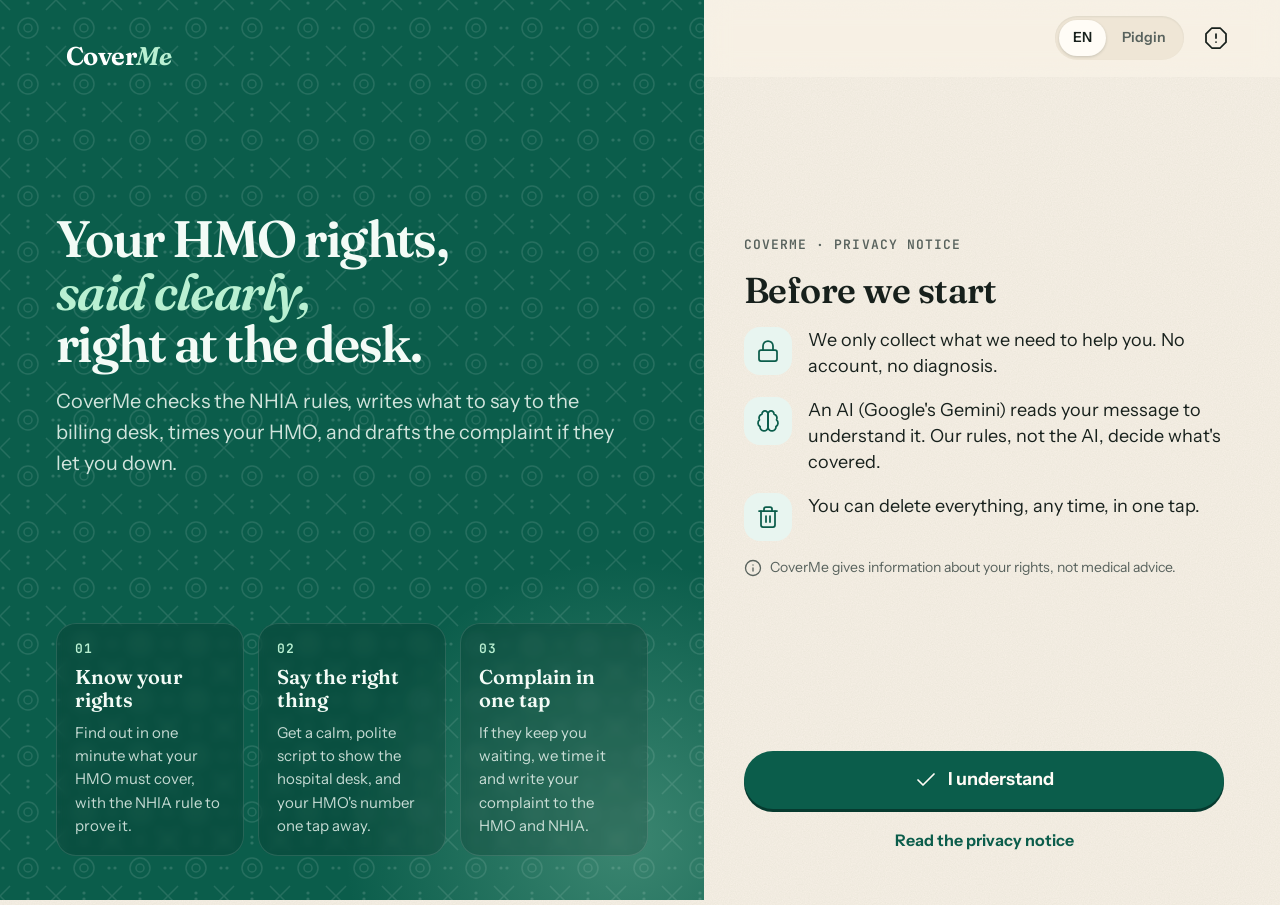
<file: index.html>
<!doctype html>
<html lang="en">
<head>
  <meta charset="utf-8">
  <meta name="viewport" content="width=device-width, initial-scale=1, viewport-fit=cover">
  <meta name="theme-color" content="#0B5D4B">
  <meta name="format-detection" content="telephone=no">
  <meta name="description" content="CoverMe helps Nigerians on HMO and NHIA insurance know their rights at the hospital.">
  <title>CoverMe — Welcome</title>
  <link rel="manifest" href="manifest.webmanifest">
  <link rel="icon" href="assets/img/icon.svg" type="image/svg+xml">
  <link rel="apple-touch-icon" href="assets/icons/apple-touch-icon.png">
  <meta name="apple-mobile-web-app-capable" content="yes">
  <meta name="mobile-web-app-capable" content="yes">
  <meta name="apple-mobile-web-app-title" content="CoverMe">
  <meta name="apple-mobile-web-app-status-bar-style" content="default">
  <link rel="preconnect" href="https://fonts.googleapis.com"><link rel="preconnect" href="https://fonts.gstatic.com" crossorigin>
  <link href="https://fonts.googleapis.com/css2?family=Fraunces:ital,opsz,wght@0,9..144,400..700;1,9..144,400..700&family=Instrument+Sans:wght@400..700&family=JetBrains+Mono:wght@500;600;700&display=swap" rel="stylesheet">
  <link rel="stylesheet" href="assets/css/styles.css">
  <script>try{var s=JSON.parse(localStorage.getItem('cm.settings')||'{}');if(s.theme==='light'||s.theme==='dark')document.documentElement.dataset.theme=s.theme}catch(e){}</script>
</head>
<body data-page="welcome">
  <a class="skip-link" href="#main">Skip to content</a>
  <div class="app">
    <!-- Desktop only: brand panel beside the consent column -->
    <aside class="welcome-brand" aria-hidden="true">
      <a class="logo" href="index.html" tabindex="-1"><span id="brand-logo"></span><span>Cover<span class="me">Me</span></span></a>
      <div class="stack-2">
        <h1><span data-i18n="welcome.hero.a"></span> <em data-i18n="welcome.hero.b"></em> <span data-i18n="welcome.hero.c"></span></h1>
        <p class="lede" data-i18n="welcome.lede"></p>
      </div>
      <div class="features">
        <div class="feature"><span class="n">01</span><strong data-i18n="welcome.s1.title"></strong><span data-i18n="welcome.s1.body"></span></div>
        <div class="feature"><span class="n">02</span><strong data-i18n="welcome.s2.title"></strong><span data-i18n="welcome.s2.body"></span></div>
        <div class="feature"><span class="n">03</span><strong data-i18n="welcome.s3.title"></strong><span data-i18n="welcome.s3.body"></span></div>
      </div>
    </aside>

    <header id="topbar"></header>

    <main id="main" class="main">
      <!-- Screen 1a: three swipe cards -->
      <section id="intro" class="onboard" aria-roledescription="carousel" aria-label="Welcome">
        <div class="slides" id="slides">
          <article class="slide" aria-roledescription="slide" aria-labelledby="s1-t">
            <div data-illus="rights"></div>
            <span class="num">01 / 03</span>
            <h1 id="s1-t" data-i18n="welcome.s1.title"></h1>
            <p data-i18n="welcome.s1.body"></p>
          </article>
          <article class="slide" aria-roledescription="slide" aria-labelledby="s2-t">
            <div data-illus="desk"></div>
            <span class="num">02 / 03</span>
            <h1 id="s2-t" data-i18n="welcome.s2.title"></h1>
            <p data-i18n="welcome.s2.body"></p>
          </article>
          <article class="slide" aria-roledescription="slide" aria-labelledby="s3-t">
            <div data-illus="letter"></div>
            <span class="num">03 / 03</span>
            <h1 id="s3-t" data-i18n="welcome.s3.title"></h1>
            <p data-i18n="welcome.s3.body"></p>
          </article>
        </div>
        <div class="dots" id="dots" role="tablist"></div>
      </section>

      <!-- Screen 1b: consent -->
      <section id="consent" class="stack-2 fade-up" hidden aria-labelledby="consent-title">
        <span class="eyebrow">CoverMe · <span data-i18n="privacy.title"></span></span>
        <h1 id="consent-title" data-i18n="consent.title" style="font-size:2.25rem"></h1>
        <ul class="consent-list">
          <li><span class="ic"><i data-icon="lock"></i></span><span data-i18n="consent.l1"></span></li>
          <li><span class="ic"><i data-icon="brain"></i></span><span data-i18n="consent.l2"></span></li>
          <li><span class="ic"><i data-icon="trash"></i></span><span data-i18n="consent.l3"></span></li>
        </ul>
        <div class="disclaimer"><i data-icon="info"></i><span data-i18n="consent.notAdvice"></span></div>
      </section>
    </main>

    <div class="action-bar" id="intro-actions">
      <button type="button" class="btn btn-primary btn-lg btn-block" id="next-btn"><span data-i18n="welcome.next"></span><i data-icon="arrow-right"></i></button>
      <button type="button" class="link-btn" id="skip-btn" data-i18n="common.skip"></button>
    </div>
    <div class="action-bar" id="consent-actions" hidden>
      <button type="button" class="btn btn-primary btn-lg btn-block" id="agree-btn"><i data-icon="check"></i><span data-i18n="consent.agree"></span></button>
      <a class="btn btn-ghost btn-block" href="privacy.html" data-i18n="consent.privacy"></a>
    </div>
  </div>

  <script src="assets/js/icons.js"></script>
  <script src="assets/js/i18n.js"></script>
  <script src="assets/js/mock-data.js"></script>
  <script src="assets/js/store.js"></script>
  <script src="assets/js/api.js"></script>
  <script src="assets/js/ui.js"></script>
  <script src="assets/js/install.js"></script>
  <script src="assets/js/illustrations.js"></script>
  <script src="assets/js/pages/welcome.js"></script>
</body>
</html>
</file>
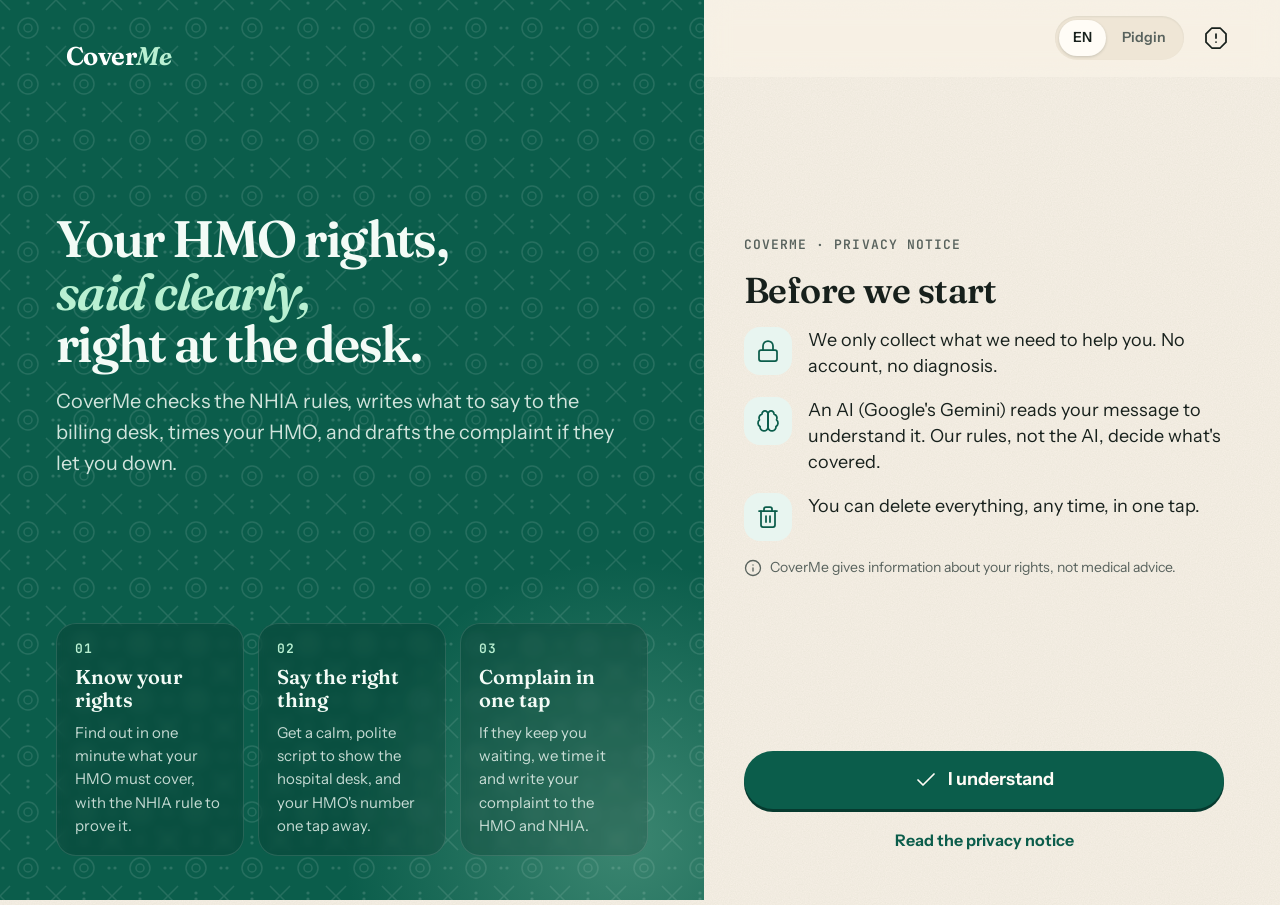
<file: case.html>
<!doctype html>
<html lang="en">
<head>
  <meta charset="utf-8">
  <meta name="viewport" content="width=device-width, initial-scale=1, viewport-fit=cover">
  <meta name="theme-color" content="#0B5D4B">
  <meta name="format-detection" content="telephone=no">
  <title>CoverMe — Case</title>
  <link rel="manifest" href="manifest.webmanifest">
  <link rel="icon" href="assets/img/icon.svg" type="image/svg+xml">
  <link rel="apple-touch-icon" href="assets/icons/apple-touch-icon.png">
  <meta name="apple-mobile-web-app-capable" content="yes">
  <meta name="mobile-web-app-capable" content="yes">
  <meta name="apple-mobile-web-app-title" content="CoverMe">
  <meta name="apple-mobile-web-app-status-bar-style" content="default">
  <link rel="preconnect" href="https://fonts.googleapis.com"><link rel="preconnect" href="https://fonts.gstatic.com" crossorigin>
  <link href="https://fonts.googleapis.com/css2?family=Fraunces:ital,opsz,wght@0,9..144,400..700;1,9..144,400..700&family=Instrument+Sans:wght@400..700&family=JetBrains+Mono:wght@500;600;700&display=swap" rel="stylesheet">
  <link rel="stylesheet" href="assets/css/styles.css">
  <script>try{var s=JSON.parse(localStorage.getItem('cm.settings')||'{}');if(s.theme==='light'||s.theme==='dark')document.documentElement.dataset.theme=s.theme}catch(e){}</script>
</head>
<body data-page="case" data-back="cases.html" data-hard-back="1" data-title="case.title">
  <a class="skip-link" href="#main">Skip to content</a>
  <div class="app">
    <header id="topbar"></header>
    <main id="main" class="main"><div id="content" class="stack-2"></div></main>
    <div class="action-bar" id="actions"></div>
  </div>

  <script src="assets/js/icons.js"></script>
  <script src="assets/js/i18n.js"></script>
  <script src="assets/js/mock-data.js"></script>
  <script src="assets/js/store.js"></script>
  <script src="assets/js/api.js"></script>
  <script src="assets/js/ui.js"></script>
  <script src="assets/js/install.js"></script>
  <script src="assets/js/illustrations.js"></script>
  <script src="assets/js/pages/case.js"></script>
</body>
</html>
</file>
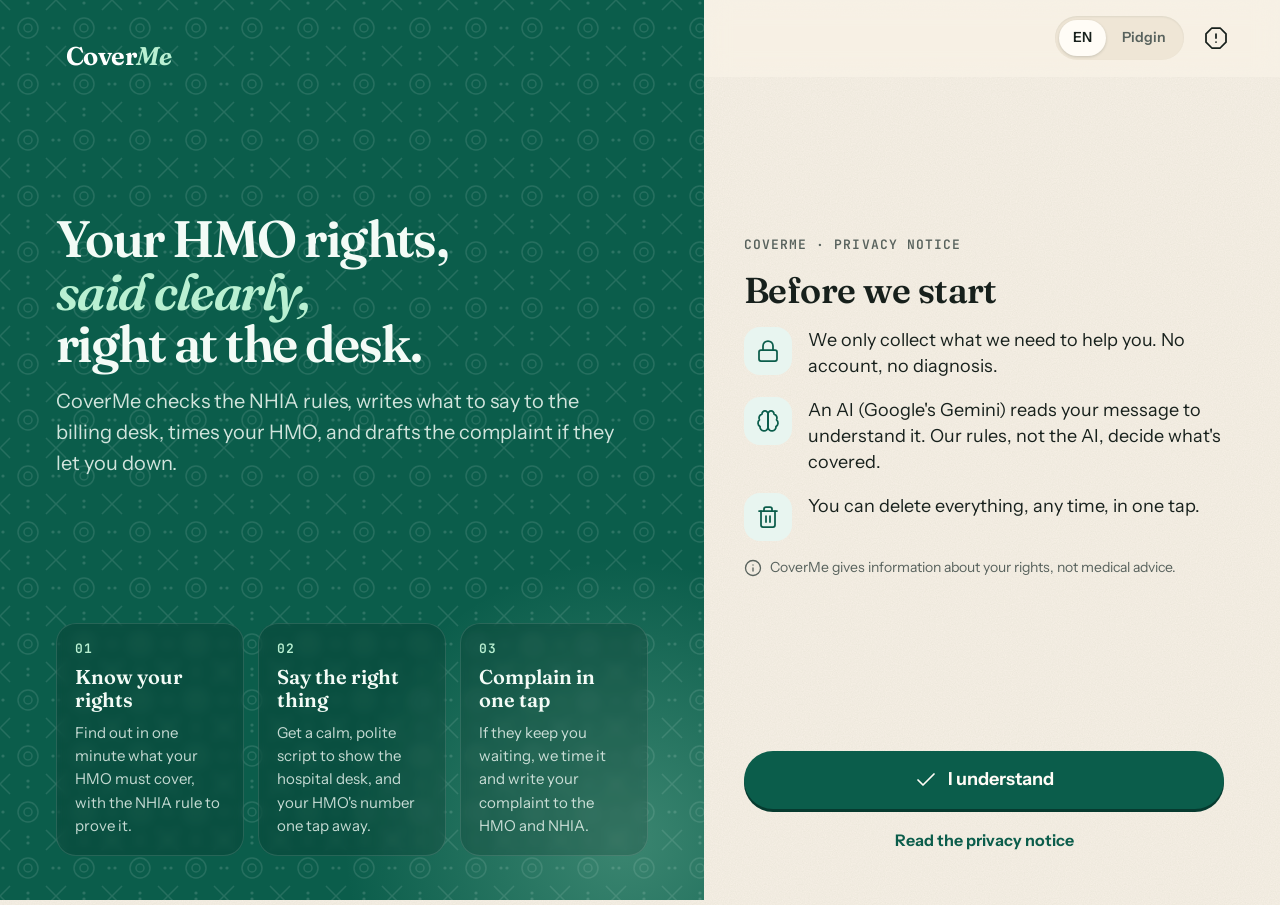
<file: cases.html>
<!doctype html>
<html lang="en">
<head>
  <meta charset="utf-8">
  <meta name="viewport" content="width=device-width, initial-scale=1, viewport-fit=cover">
  <meta name="theme-color" content="#0B5D4B">
  <meta name="format-detection" content="telephone=no">
  <title>CoverMe — My cases</title>
  <link rel="manifest" href="manifest.webmanifest">
  <link rel="icon" href="assets/img/icon.svg" type="image/svg+xml">
  <link rel="apple-touch-icon" href="assets/icons/apple-touch-icon.png">
  <meta name="apple-mobile-web-app-capable" content="yes">
  <meta name="mobile-web-app-capable" content="yes">
  <meta name="apple-mobile-web-app-title" content="CoverMe">
  <meta name="apple-mobile-web-app-status-bar-style" content="default">
  <link rel="preconnect" href="https://fonts.googleapis.com"><link rel="preconnect" href="https://fonts.gstatic.com" crossorigin>
  <link href="https://fonts.googleapis.com/css2?family=Fraunces:ital,opsz,wght@0,9..144,400..700;1,9..144,400..700&family=Instrument+Sans:wght@400..700&family=JetBrains+Mono:wght@500;600;700&display=swap" rel="stylesheet">
  <link rel="stylesheet" href="assets/css/styles.css">
  <script>try{var s=JSON.parse(localStorage.getItem('cm.settings')||'{}');if(s.theme==='light'||s.theme==='dark')document.documentElement.dataset.theme=s.theme}catch(e){}</script>
</head>
<body data-page="cases" data-nav="cases">
  <a class="skip-link" href="#main">Skip to content</a>
  <div class="app">
    <header id="topbar"></header>

    <main id="main" class="main">
      <div class="page-head">
        <span class="eyebrow" id="count"></span>
        <h1 data-i18n="cases.title"></h1>
      </div>
      <div class="segmented" role="group" aria-label="Filter cases" id="filter" style="align-self:flex-start">
        <button type="button" data-f="all" aria-pressed="true" data-i18n="cases.all"></button>
        <button type="button" data-f="open" aria-pressed="false" data-i18n="cases.open"></button>
        <button type="button" data-f="closed" aria-pressed="false" data-i18n="cases.closed"></button>
      </div>
      <div class="grid-cards" id="list" aria-live="polite">
        <div class="skeleton sk-card"></div><div class="skeleton sk-card"></div><div class="skeleton sk-card"></div>
      </div>
    </main>

    <div class="action-bar">
      <a class="btn btn-primary btn-lg btn-block" href="home.html"><i data-icon="plus"></i><span data-i18n="cases.new"></span></a>
    </div>
    <nav id="bottomnav"></nav>
  </div>

  <script src="assets/js/icons.js"></script>
  <script src="assets/js/i18n.js"></script>
  <script src="assets/js/mock-data.js"></script>
  <script src="assets/js/store.js"></script>
  <script src="assets/js/api.js"></script>
  <script src="assets/js/ui.js"></script>
  <script src="assets/js/install.js"></script>
  <script src="assets/js/illustrations.js"></script>
  <script src="assets/js/pages/cases.js"></script>
</body>
</html>
</file>
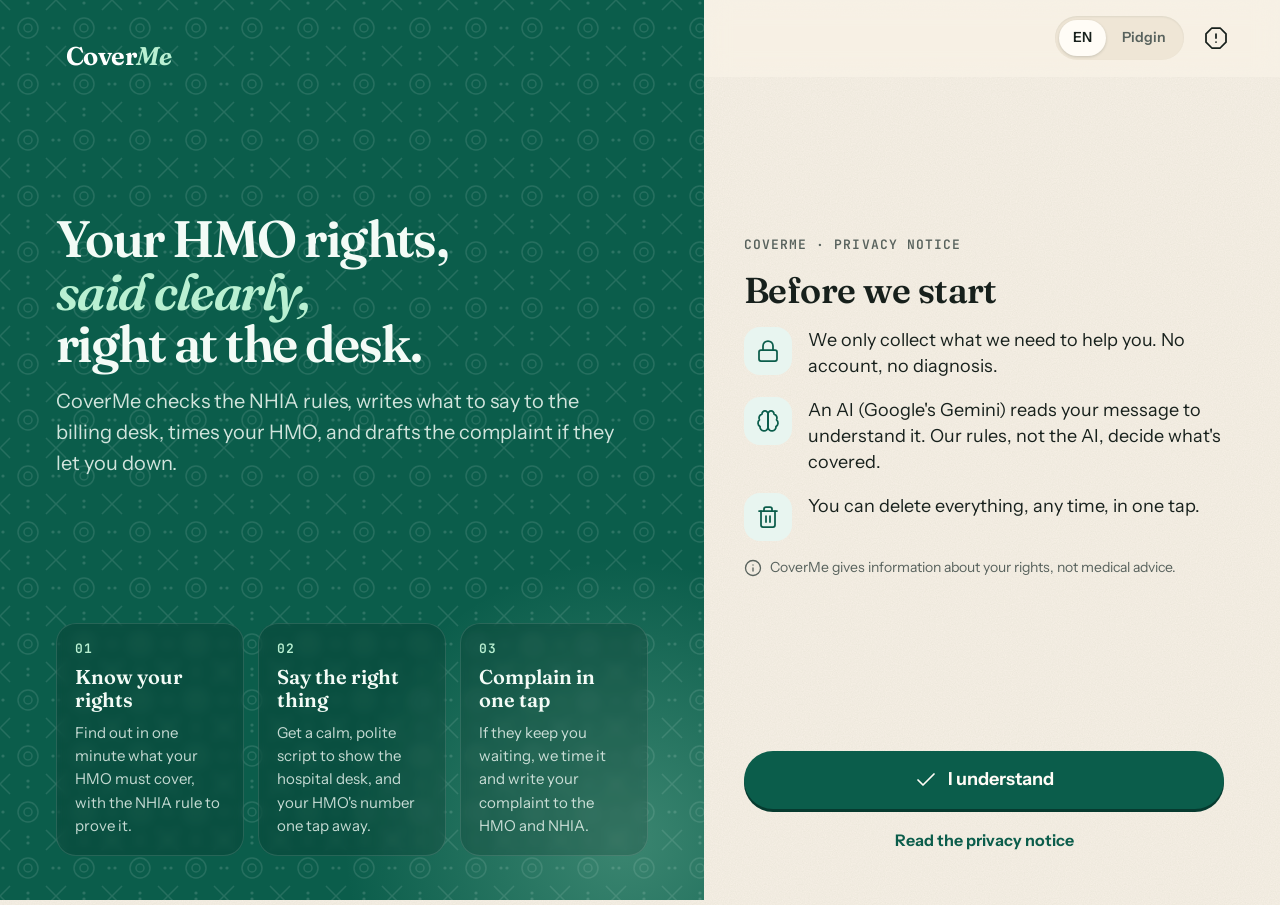
<file: checking.html>
<!doctype html>
<html lang="en">
<head>
  <meta charset="utf-8">
  <meta name="viewport" content="width=device-width, initial-scale=1, viewport-fit=cover">
  <meta name="theme-color" content="#0B5D4B">
  <meta name="format-detection" content="telephone=no">
  <title>CoverMe — Checking</title>
  <link rel="manifest" href="manifest.webmanifest">
  <link rel="icon" href="assets/img/icon.svg" type="image/svg+xml">
  <link rel="apple-touch-icon" href="assets/icons/apple-touch-icon.png">
  <meta name="apple-mobile-web-app-capable" content="yes">
  <meta name="mobile-web-app-capable" content="yes">
  <meta name="apple-mobile-web-app-title" content="CoverMe">
  <meta name="apple-mobile-web-app-status-bar-style" content="default">
  <link rel="preconnect" href="https://fonts.googleapis.com"><link rel="preconnect" href="https://fonts.gstatic.com" crossorigin>
  <link href="https://fonts.googleapis.com/css2?family=Fraunces:ital,opsz,wght@0,9..144,400..700;1,9..144,400..700&family=Instrument+Sans:wght@400..700&family=JetBrains+Mono:wght@500;600;700&display=swap" rel="stylesheet">
  <link rel="stylesheet" href="assets/css/styles.css">
  <script>try{var s=JSON.parse(localStorage.getItem('cm.settings')||'{}');if(s.theme==='light'||s.theme==='dark')document.documentElement.dataset.theme=s.theme}catch(e){}</script>
</head>
<body data-page="checking" data-back="home.html" data-hard-back="1">
  <div class="app">
    <header id="topbar"></header>

    <main id="main" class="main">
      <section class="checking" aria-labelledby="check-title" aria-busy="true" id="checking">
        <div class="orb" aria-hidden="true"><i data-icon="shield-check" class="icon-lg"></i></div>
        <div class="stack" style="text-align:center">
          <h1 id="check-title" data-i18n="check.title"></h1>
          <p class="muted" data-i18n="check.sub"></p>
        </div>
        <ol class="steps" id="steps">
          <li class="step" data-step="listening"><span class="mark"><i data-icon="check"></i></span><span data-i18n="check.listening"></span></li>
          <li class="step" data-step="understanding"><span class="mark"><i data-icon="check"></i></span><span data-i18n="check.understanding"></span></li>
          <li class="step" data-step="rules"><span class="mark"><i data-icon="check"></i></span><span data-i18n="check.rules"></span></li>
          <li class="step" data-step="writing"><span class="mark"><i data-icon="check"></i></span><span data-i18n="check.writing"></span></li>
        </ol>

        <!-- Voice only: show the transcript before the verdict -->
        <div class="card stack fade-up" id="heard" hidden>
          <span class="eyebrow" data-i18n="check.heard"></span>
          <p style="font-size:1.125rem"><q id="heard-text"></q></p>
          <strong data-i18n="check.isRight"></strong>
          <div class="btn-row">
            <button type="button" class="btn btn-secondary" id="heard-edit"><i data-icon="pencil"></i><span data-i18n="check.fix"></span></button>
            <button type="button" class="btn btn-primary" id="heard-ok"><i data-icon="check"></i><span data-i18n="check.yes"></span></button>
          </div>
        </div>
      </section>
      <p class="sr-only" id="announce" aria-live="polite"></p>
    </main>
  </div>

  <script src="assets/js/icons.js"></script>
  <script src="assets/js/i18n.js"></script>
  <script src="assets/js/mock-data.js"></script>
  <script src="assets/js/store.js"></script>
  <script src="assets/js/api.js"></script>
  <script src="assets/js/ui.js"></script>
  <script src="assets/js/install.js"></script>
  <script src="assets/js/pages/checking.js"></script>
</body>
</html>
</file>
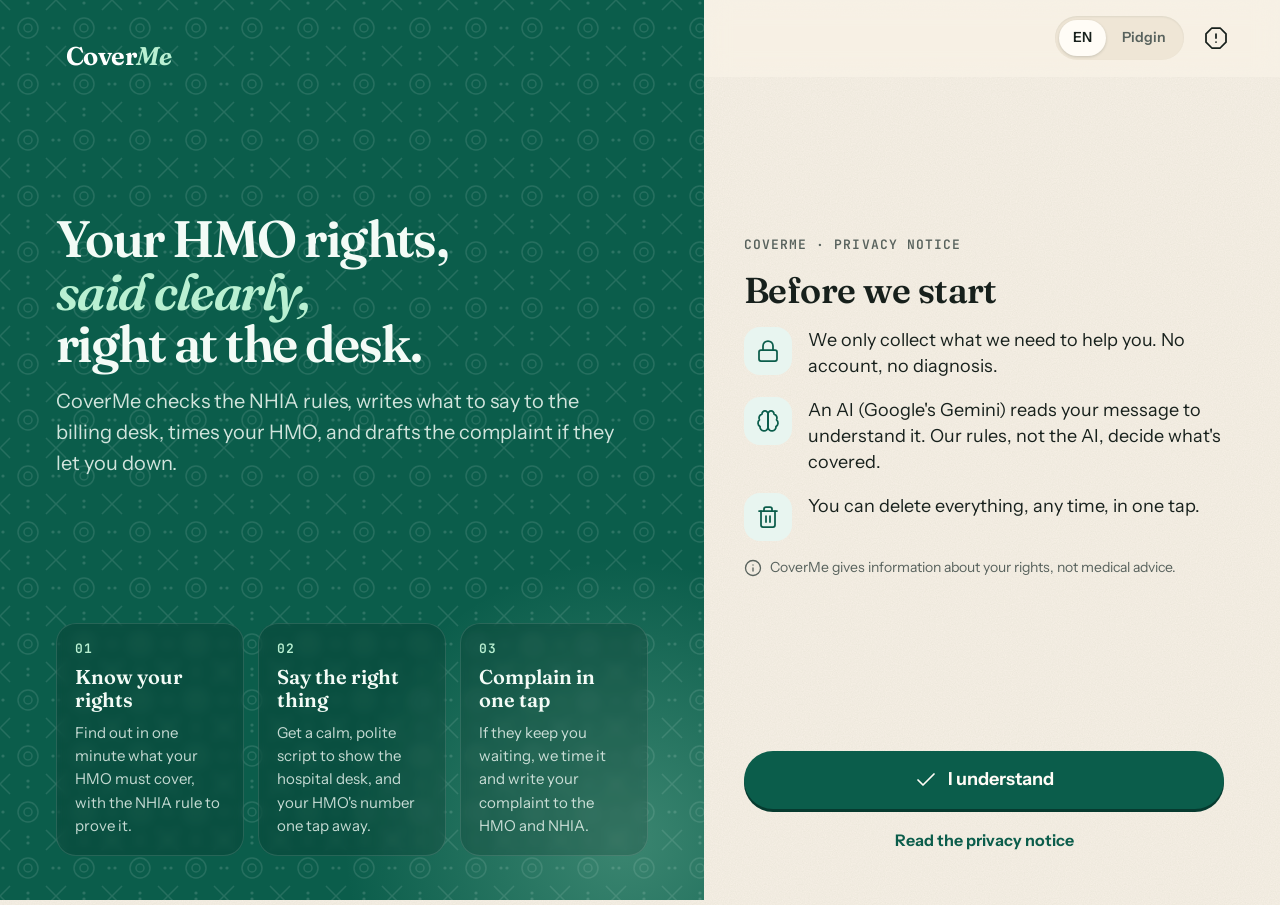
<file: complaint.html>
<!doctype html>
<html lang="en">
<head>
  <meta charset="utf-8">
  <meta name="viewport" content="width=device-width, initial-scale=1, viewport-fit=cover">
  <meta name="theme-color" content="#0B5D4B">
  <meta name="format-detection" content="telephone=no">
  <title>CoverMe — Complaint</title>
  <link rel="manifest" href="manifest.webmanifest">
  <link rel="icon" href="assets/img/icon.svg" type="image/svg+xml">
  <link rel="apple-touch-icon" href="assets/icons/apple-touch-icon.png">
  <meta name="apple-mobile-web-app-capable" content="yes">
  <meta name="mobile-web-app-capable" content="yes">
  <meta name="apple-mobile-web-app-title" content="CoverMe">
  <meta name="apple-mobile-web-app-status-bar-style" content="default">
  <link rel="preconnect" href="https://fonts.googleapis.com"><link rel="preconnect" href="https://fonts.gstatic.com" crossorigin>
  <link href="https://fonts.googleapis.com/css2?family=Fraunces:ital,opsz,wght@0,9..144,400..700;1,9..144,400..700&family=Instrument+Sans:wght@400..700&family=JetBrains+Mono:wght@500;600;700&display=swap" rel="stylesheet">
  <link rel="stylesheet" href="assets/css/styles.css">
  <script>try{var s=JSON.parse(localStorage.getItem('cm.settings')||'{}');if(s.theme==='light'||s.theme==='dark')document.documentElement.dataset.theme=s.theme}catch(e){}</script>
</head>
<body data-page="complaint" data-back="home.html" data-hard-back="1" data-title="complaint.title">
  <a class="skip-link" href="#main">Skip to content</a>
  <div class="app">
    <header id="topbar"></header>

    <main id="main" class="main">
      <div class="cols">
        <div class="col-main">
      <!-- Escalation: HMO first, then the regulator for the plan (NHIA, or the state agency for state schemes) -->
      <section class="stack" aria-labelledby="ladder-title">
        <div class="row-between"><h2 id="ladder-title" class="eyebrow" data-i18n="complaint.ladder"></h2><span class="small muted" id="step-of"></span></div>
        <div class="ladder" id="ladder" style="grid-template-columns:1fr 1fr">
          <span class="rung" data-r="hmo" id="rung-hmo"></span>
          <span class="rung" data-r="regulator" id="rung-reg"></span>
        </div>
        <h1 id="to-title" style="font-size:var(--fs-22);margin-top:8px"></h1>
        <p class="small muted" id="timing" hidden data-i18n="complaint.timing"></p>
      </section>

      <!-- Personal details are asked for only here -->
      <form class="card stack-2" id="details" novalidate aria-labelledby="details-title">
        <h2 id="details-title" style="font-size:var(--fs-18)" data-i18n="complaint.details"></h2>
        <div class="field">
          <label for="name" data-i18n="complaint.name"></label>
          <input id="name" class="input" autocomplete="name" required maxlength="80">
        </div>
        <div class="field">
          <label for="phone" data-i18n="complaint.phone"></label>
          <input id="phone" class="input" type="tel" autocomplete="tel" inputmode="tel" required maxlength="20" placeholder="080X XXX XXXX">
        </div>
        <div class="field">
          <label for="enrollee" data-i18n="complaint.enrollee"></label>
          <input id="enrollee" class="input" autocomplete="off" autocapitalize="characters" spellcheck="false" required maxlength="30">
        </div>
        <p class="why"><i data-icon="lock"></i><span data-i18n="complaint.why"></span></p>
      </form>

      <!-- Mode B: CoverMe sends it (final build). Refused without consent and an enrollee ID. -->
      <section class="mode-b" aria-labelledby="modeb-title">
        <div class="stack" style="gap:4px"><h2 id="modeb-title" style="font-size:var(--fs-18)" data-i18n="complaint.coverme"></h2><p class="small muted" data-i18n="complaint.coverme.sub"></p></div>
        <label class="consent"><input type="checkbox" id="consent"><span id="consent-text"></span></label>
        <button type="button" class="btn btn-secondary btn-block" id="send-b" disabled><i data-icon="send"></i><span data-i18n="complaint.coverme.btn"></span></button>
      </section>
        </div>
        <div class="col-side sticky">
      <!-- Paper-style letter preview -->
      <section class="stack" aria-labelledby="preview-title">
        <h2 id="preview-title" class="eyebrow" data-i18n="complaint.preview"></h2>
        <p class="small muted" data-i18n="complaint.previewHint"></p>
        <article class="letter" id="letter" aria-live="polite"></article>
      </section>

      <!-- Mode A: the user sends it themselves -->
      <section class="stack" aria-labelledby="send-title">
        <h2 id="send-title" class="eyebrow" data-i18n="complaint.youSend"></h2>
        <p class="field-error" id="required" hidden></p>
        <div class="send-grid">
          <a class="btn btn-secondary" id="send-email" href="#"><i data-icon="mail"></i><span data-i18n="complaint.email"></span></a>
          <a class="btn btn-secondary" id="send-wa" href="#" target="_blank" rel="noopener"><i data-icon="chat"></i><span data-i18n="complaint.whatsapp"></span></a>
          <a class="btn btn-secondary" id="send-call" href="#"><i data-icon="phone"></i><span data-i18n="complaint.call"></span></a>
          <button type="button" class="btn btn-secondary" id="send-pdf"><i data-icon="download"></i><span data-i18n="complaint.pdf"></span></button>
          <button type="button" class="btn btn-secondary" id="send-copy" style="grid-column:1 / -1"><i data-icon="copy"></i><span data-i18n="complaint.copy"></span></button>
        </div>
        <p class="small muted" id="next-step"></p>
      </section>
        </div>
      </div>
    </main>

    <div class="action-bar">
      <button type="button" class="btn btn-primary btn-lg btn-block" id="mark-sent"><i data-icon="check"></i><span data-i18n="complaint.mark"></span></button>
    </div>
  </div>

  <script src="assets/js/icons.js"></script>
  <script src="assets/js/i18n.js"></script>
  <script src="assets/js/mock-data.js"></script>
  <script src="assets/js/store.js"></script>
  <script src="assets/js/api.js"></script>
  <script src="assets/js/ui.js"></script>
  <script src="assets/js/install.js"></script>
  <script src="assets/js/pages/complaint.js"></script>
</body>
</html>
</file>
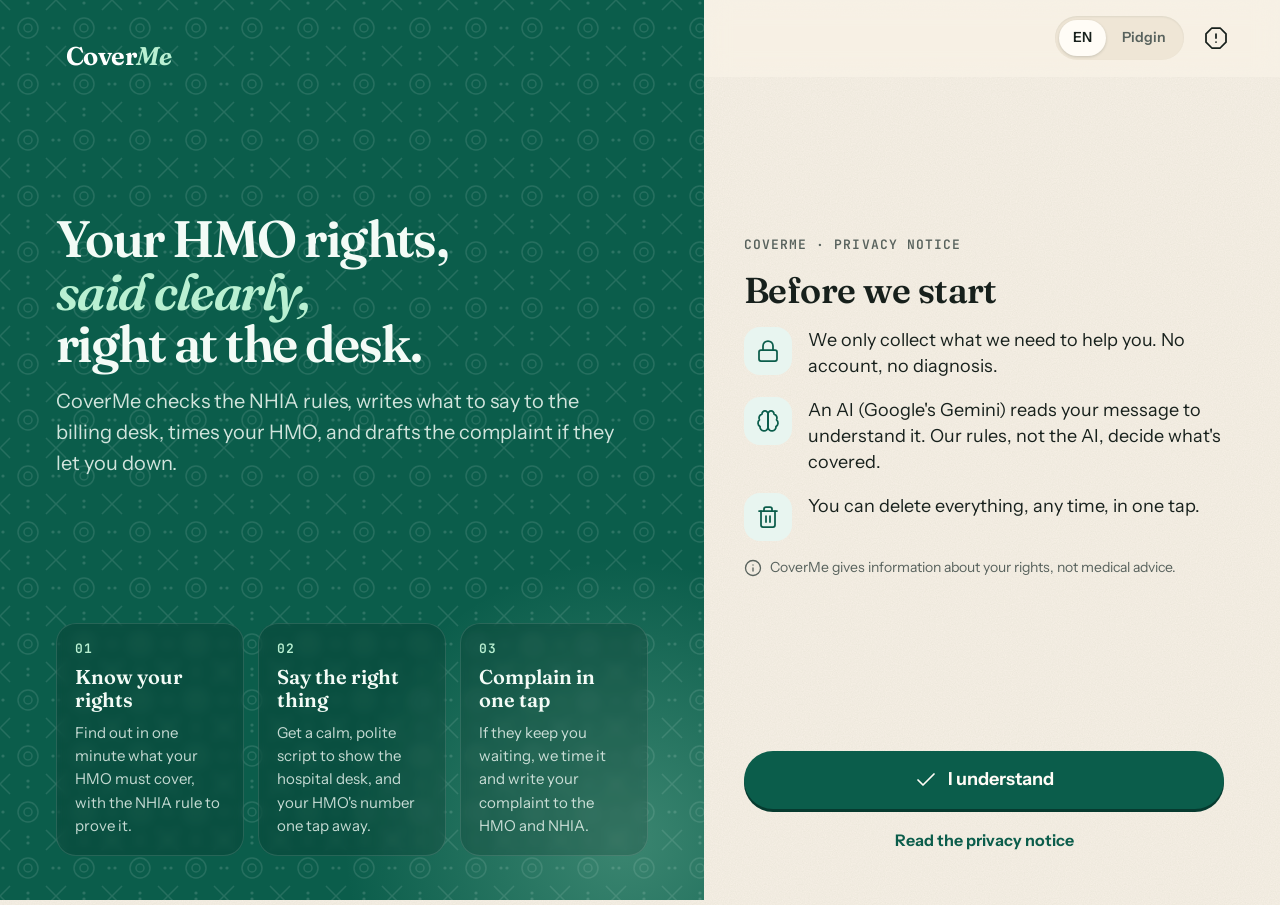
<file: home.html>
<!doctype html>
<html lang="en">
<head>
  <meta charset="utf-8">
  <meta name="viewport" content="width=device-width, initial-scale=1, viewport-fit=cover">
  <meta name="theme-color" content="#0B5D4B">
  <meta name="format-detection" content="telephone=no">
  <title>CoverMe — Home</title>
  <link rel="manifest" href="manifest.webmanifest">
  <link rel="icon" href="assets/img/icon.svg" type="image/svg+xml">
  <link rel="apple-touch-icon" href="assets/icons/apple-touch-icon.png">
  <meta name="apple-mobile-web-app-capable" content="yes">
  <meta name="mobile-web-app-capable" content="yes">
  <meta name="apple-mobile-web-app-title" content="CoverMe">
  <meta name="apple-mobile-web-app-status-bar-style" content="default">
  <link rel="preconnect" href="https://fonts.googleapis.com"><link rel="preconnect" href="https://fonts.gstatic.com" crossorigin>
  <link href="https://fonts.googleapis.com/css2?family=Fraunces:ital,opsz,wght@0,9..144,400..700;1,9..144,400..700&family=Instrument+Sans:wght@400..700&family=JetBrains+Mono:wght@500;600;700&display=swap" rel="stylesheet">
  <link rel="stylesheet" href="assets/css/styles.css">
  <script>try{var s=JSON.parse(localStorage.getItem('cm.settings')||'{}');if(s.theme==='light'||s.theme==='dark')document.documentElement.dataset.theme=s.theme}catch(e){}</script>
</head>
<body data-page="home" data-nav="home">
  <a class="skip-link" href="#main">Skip to content</a>
  <div class="app">
    <header id="topbar"></header>

    <main id="main" class="main">
      <!-- Hero: greeting + voice first -->
      <section class="hero home-hero fade-up" id="ask" aria-labelledby="greeting">
        <div class="greet stack-2">
          <span class="eyebrow" id="today"></span>
          <div class="stack">
            <h1 id="greeting"></h1>
            <p class="muted" style="font-size:1.125rem" data-i18n="home.sub"></p>
          </div>
          <div><a class="hmo-pill" id="hmo-pill" href="setup.html?edit=1"></a></div>
        </div>
        <div class="voice-hero" aria-labelledby="voice-title">
          <div class="voice-wrap" id="voice-wrap">
            <span class="voice-ring r2" aria-hidden="true"></span>
            <span class="voice-ring" aria-hidden="true"></span>
            <button type="button" class="voice-btn" id="voice-btn" aria-pressed="false"></button>
          </div>
          <div id="voice-idle" class="stack" style="align-items:center">
            <h2 id="voice-title" data-i18n="home.voice.title"></h2>
            <p class="muted" style="max-width:30ch" data-i18n="home.voice.hint"></p>
          </div>
          <div class="rec-panel" id="rec-panel" hidden>
            <canvas class="waveform" id="waveform" aria-hidden="true"></canvas>
            <span class="rec-time" id="rec-time" role="timer" aria-live="off">0:60</span>
            <span class="slide-cancel" id="slide-cancel"><i data-icon="chevron-left"></i><span></span></span>
            <button type="button" class="link-btn" id="rec-cancel" data-i18n="common.cancel"></button>
          </div>
        </div>
      </section>

      <!-- Offline: last answer stays readable -->
      <section id="last-script" class="script-card" hidden aria-labelledby="last-title">
        <div class="row-between"><h2 id="last-title" class="eyebrow" data-i18n="home.lastScript"></h2><span id="last-badge"></span></div>
        <p class="script-text" id="last-text"></p>
        <a class="btn btn-paper" id="last-open" href="result.html"><span data-i18n="case.viewAnswer"></span><i data-icon="arrow-right"></i></a>
      </section>

      <div class="cols">
        <div class="col-main">
          <div class="or-divider" data-i18n="home.or"></div>

          <!-- Text input -->
          <form id="composer-form" class="stack" novalidate>
            <label class="sr-only" for="message" data-i18n="home.text.label"></label>
            <div class="composer">
              <textarea id="message" rows="1" maxlength="1000" data-i18n-attr="placeholder:home.text.placeholder"></textarea>
              <button type="submit" class="send" id="send-btn" disabled data-i18n-attr="aria-label:home.send"><i data-icon="send"></i></button>
            </div>
            <div class="counter" id="counter" aria-live="polite">0 / 1000</div>
          </form>

          <!-- Quick picks -->
          <section class="stack-2" aria-labelledby="quick-title">
            <h2 id="quick-title" class="eyebrow" data-i18n="home.quick"></h2>
            <div class="quick-grid">
              <button type="button" class="quick-tile" data-hint="drug_refused" data-key="chip.buyOutside"><span class="ic"><i data-icon="pill"></i></span><span data-i18n="chip.buyOutside"></span></button>
              <button type="button" class="quick-tile" data-hint="drug_unavailable" data-key="chip.outOfStock"><span class="ic"><i data-icon="pill"></i></span><span data-i18n="chip.outOfStock"></span></button>
              <button type="button" class="quick-tile" data-hint="cash_demanded" data-key="chip.payCash"><span class="ic"><i data-icon="banknote"></i></span><span data-i18n="chip.payCash"></span></button>
              <button type="button" class="quick-tile" data-hint="auth_delay" data-key="chip.waitApproval"><span class="ic"><i data-icon="hourglass"></i></span><span data-i18n="chip.waitApproval"></span></button>
              <button type="button" class="quick-tile" data-hint="referral_delay" data-key="chip.referral"><span class="ic"><i data-icon="referral"></i></span><span data-i18n="chip.referral"></span></button>
            </div>
          </section>
        </div>

        <div class="col-side">
          <!-- Open cases -->
          <section class="stack" aria-labelledby="open-title" id="open-section">
            <div class="section-title"><h2 id="open-title" data-i18n="home.openCases"></h2><a href="cases.html" data-i18n="common.seeAll"></a></div>
            <div class="stack" id="open-cases">
              <div class="skeleton sk-card"></div><div class="skeleton sk-card"></div>
            </div>
          </section>

          <!-- How it works -->
          <section class="card stack-2" aria-labelledby="how-title" style="background-image:var(--pattern-ink)">
            <h2 id="how-title" data-i18n="how.title"></h2>
            <ol class="how">
              <li><span><strong data-i18n="how.1.t"></strong><span class="muted" data-i18n="how.1.b"></span></span></li>
              <li><span><strong data-i18n="how.2.t"></strong><span class="muted" data-i18n="how.2.b"></span></span></li>
              <li><span><strong data-i18n="how.3.t"></strong><span class="muted" data-i18n="how.3.b"></span></span></li>
            </ol>
          </section>
        </div>
      </div>
    </main>

    <nav id="bottomnav"></nav>
  </div>

  <script src="assets/js/icons.js"></script>
  <script src="assets/js/i18n.js"></script>
  <script src="assets/js/mock-data.js"></script>
  <script src="assets/js/store.js"></script>
  <script src="assets/js/api.js"></script>
  <script src="assets/js/ui.js"></script>
  <script src="assets/js/install.js"></script>
  <script src="assets/js/illustrations.js"></script>
  <script src="assets/js/voice.js"></script>
  <script src="assets/js/pages/home.js"></script>
</body>
</html>
</file>
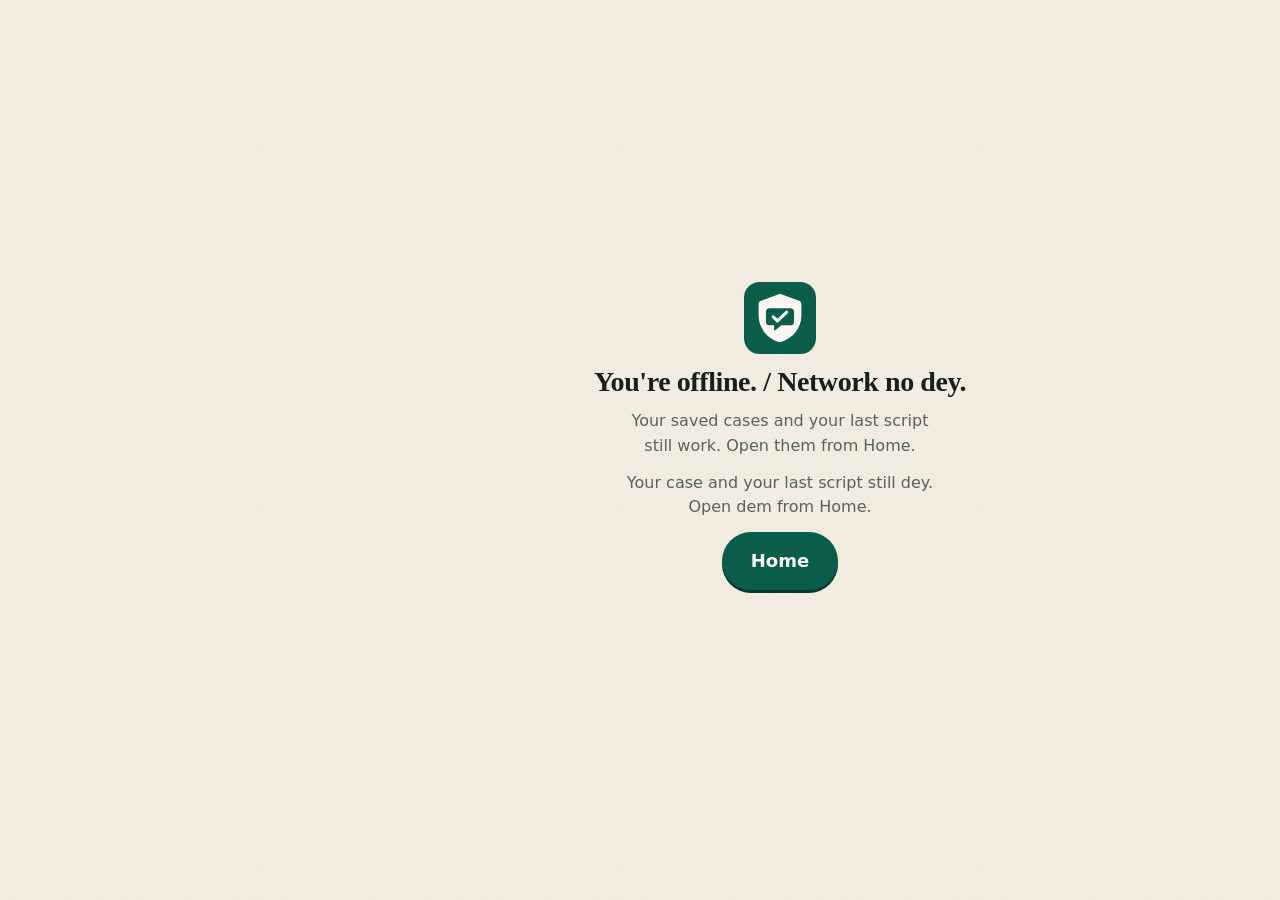
<file: offline.html>
<!doctype html>
<html lang="en">
<head>
  <meta charset="utf-8">
  <meta name="viewport" content="width=device-width, initial-scale=1, viewport-fit=cover">
  <meta name="theme-color" content="#0B5D4B">
  <meta name="format-detection" content="telephone=no">
  <title>CoverMe — Offline</title>
  <link rel="icon" href="assets/img/icon.svg" type="image/svg+xml">
  <link rel="apple-touch-icon" href="assets/icons/apple-touch-icon.png">
  <meta name="apple-mobile-web-app-capable" content="yes">
  <meta name="mobile-web-app-capable" content="yes">
  <meta name="apple-mobile-web-app-title" content="CoverMe">
  <meta name="apple-mobile-web-app-status-bar-style" content="default">
  <link rel="stylesheet" href="assets/css/styles.css">
</head>
<body data-page="offline">
  <div class="app">
    <main class="main" style="justify-content:center">
      <div class="empty">
        <img src="assets/img/icon.svg" alt="" width="72" height="72">
        <h1>You're offline. / Network no dey.</h1>
        <p>Your saved cases and your last script still work. Open them from Home.</p>
        <p>Your case and your last script still dey. Open dem from Home.</p>
        <a class="btn btn-primary btn-lg" href="home.html">Home</a>
      </div>
    </main>
  </div>
</body>
</html>
</file>
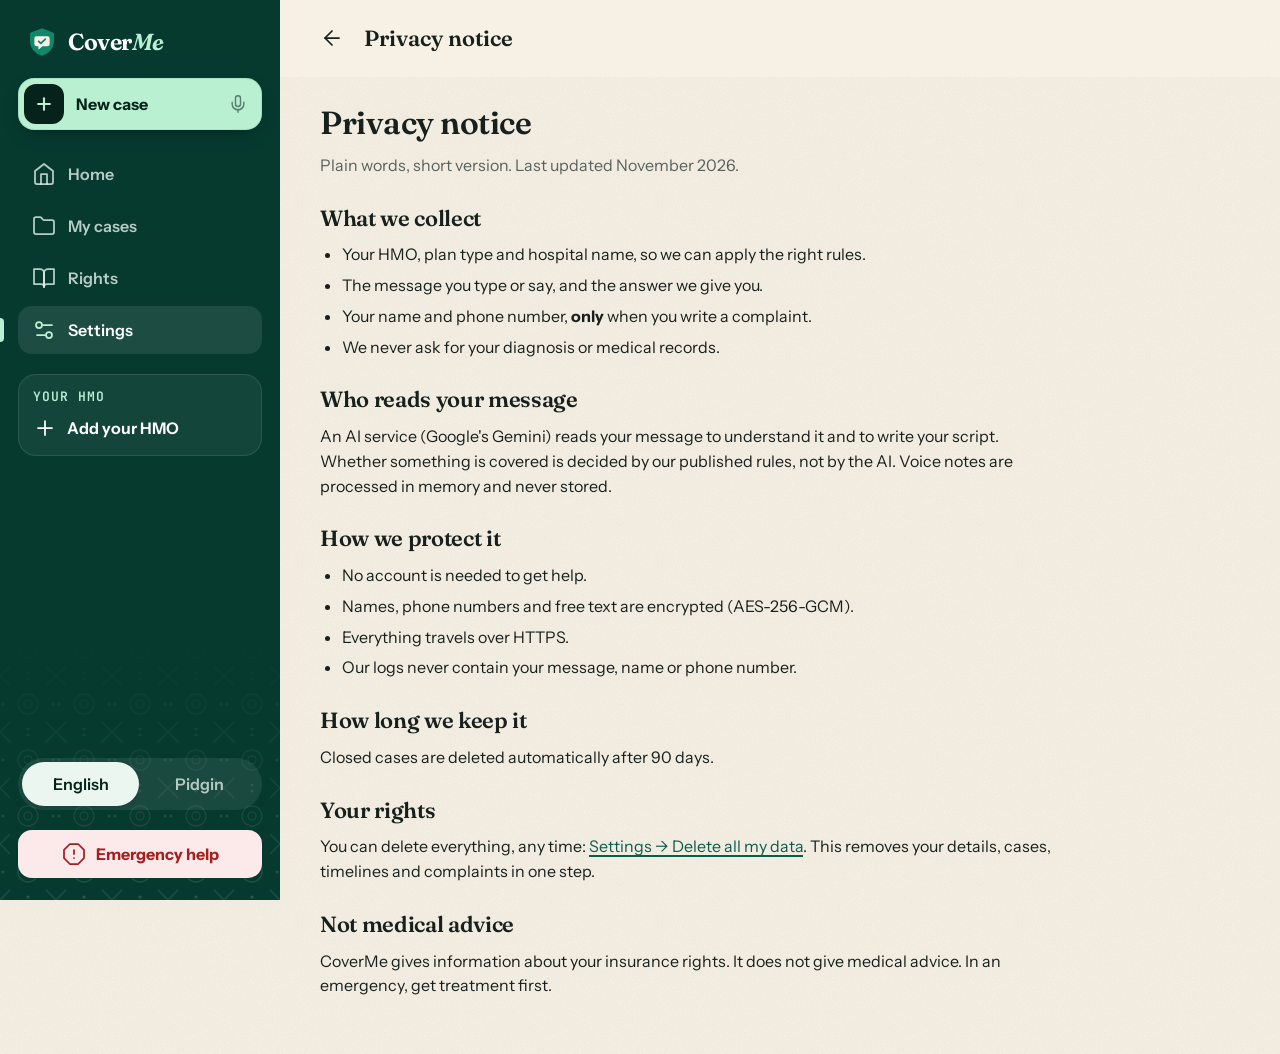
<file: privacy.html>
<!doctype html>
<html lang="en">
<head>
  <meta charset="utf-8">
  <meta name="viewport" content="width=device-width, initial-scale=1, viewport-fit=cover">
  <meta name="theme-color" content="#0B5D4B">
  <meta name="format-detection" content="telephone=no">
  <title>CoverMe — Privacy notice</title>
  <link rel="manifest" href="manifest.webmanifest">
  <link rel="icon" href="assets/img/icon.svg" type="image/svg+xml">
  <link rel="apple-touch-icon" href="assets/icons/apple-touch-icon.png">
  <meta name="apple-mobile-web-app-capable" content="yes">
  <meta name="mobile-web-app-capable" content="yes">
  <meta name="apple-mobile-web-app-title" content="CoverMe">
  <meta name="apple-mobile-web-app-status-bar-style" content="default">
  <link rel="preconnect" href="https://fonts.googleapis.com"><link rel="preconnect" href="https://fonts.gstatic.com" crossorigin>
  <link href="https://fonts.googleapis.com/css2?family=Fraunces:ital,opsz,wght@0,9..144,400..700;1,9..144,400..700&family=Instrument+Sans:wght@400..700&family=JetBrains+Mono:wght@500;600;700&display=swap" rel="stylesheet">
  <link rel="stylesheet" href="assets/css/styles.css">
  <script>try{var s=JSON.parse(localStorage.getItem('cm.settings')||'{}');if(s.theme==='light'||s.theme==='dark')document.documentElement.dataset.theme=s.theme}catch(e){}</script>
</head>
<body data-page="privacy" data-back="settings.html" data-title="privacy.title">
  <a class="skip-link" href="#main">Skip to content</a>
  <div class="app">
    <header id="topbar"></header>

    <main id="main" class="main">
      <!-- TEMPLATE COPY: have this reviewed against the Nigeria Data Protection Act 2023 before launch. -->
      <article class="prose" data-lang-only="en">
        <h1>Privacy notice</h1>
        <p class="muted">Plain words, short version. Last updated November 2026.</p>
        <h2>What we collect</h2>
        <ul>
          <li>Your HMO, plan type and hospital name, so we can apply the right rules.</li>
          <li>The message you type or say, and the answer we give you.</li>
          <li>Your name and phone number, <strong>only</strong> when you write a complaint.</li>
          <li>We never ask for your diagnosis or medical records.</li>
        </ul>
        <h2>Who reads your message</h2>
        <p>An AI service (Google's Gemini) reads your message to understand it and to write your script. Whether something is covered is decided by our published rules, not by the AI. Voice notes are processed in memory and never stored.</p>
        <h2>How we protect it</h2>
        <ul>
          <li>No account is needed to get help.</li>
          <li>Names, phone numbers and free text are encrypted (AES-256-GCM).</li>
          <li>Everything travels over HTTPS.</li>
          <li>Our logs never contain your message, name or phone number.</li>
        </ul>
        <h2>How long we keep it</h2>
        <p>Closed cases are deleted automatically after 90 days.</p>
        <h2>Your rights</h2>
        <p>You can delete everything, any time: <a href="settings.html">Settings &rarr; Delete all my data</a>. This removes your details, cases, timelines and complaints in one step.</p>
        <h2>Not medical advice</h2>
        <p>CoverMe gives information about your insurance rights. It does not give medical advice. In an emergency, get treatment first.</p>
      </article>

      <article class="prose" data-lang-only="pcm" hidden>
        <h1>Privacy notice</h1>
        <p class="muted">Simple talk, short version. We update am November 2026.</p>
        <h2>Wetin we dey collect</h2>
        <ul>
          <li>Your HMO, your plan and the hospital name, so we fit use the correct rules.</li>
          <li>The message wey you type or talk, and the answer wey we give you.</li>
          <li>Your name and phone number, <strong>only</strong> when you wan write complaint.</li>
          <li>We no dey ask about your sickness or your hospital record.</li>
        </ul>
        <h2>Who dey read your message</h2>
        <p>AI (Google Gemini) dey read your message make e understand am and write your script. Na our rules wey get source dey decide wetin dey covered, no be the AI. We no dey keep voice note at all.</p>
        <h2>How we dey protect am</h2>
        <ul>
          <li>You no need account to collect help.</li>
          <li>We dey lock (encrypt) name, phone number and wetin you type.</li>
          <li>Everything dey go through HTTPS.</li>
          <li>Our log no dey carry your message, name or phone number.</li>
        </ul>
        <h2>How long we go keep am</h2>
        <p>Case wey don close go delete by itself after 90 days.</p>
        <h2>Your right</h2>
        <p>You fit delete everything anytime: <a href="settings.html">Settings &rarr; Delete all my data</a>. E go remove your details, cases, timeline and complaint at once.</p>
        <h2>E no be doctor advice</h2>
        <p>CoverMe dey give information about your insurance right. E no be doctor advice. If na emergency, collect treatment first.</p>
      </article>
    </main>
  </div>

  <script src="assets/js/icons.js"></script>
  <script src="assets/js/i18n.js"></script>
  <script src="assets/js/mock-data.js"></script>
  <script src="assets/js/store.js"></script>
  <script src="assets/js/api.js"></script>
  <script src="assets/js/ui.js"></script>
  <script src="assets/js/install.js"></script>
  <script src="assets/js/pages/privacy.js"></script>
</body>
</html>
</file>
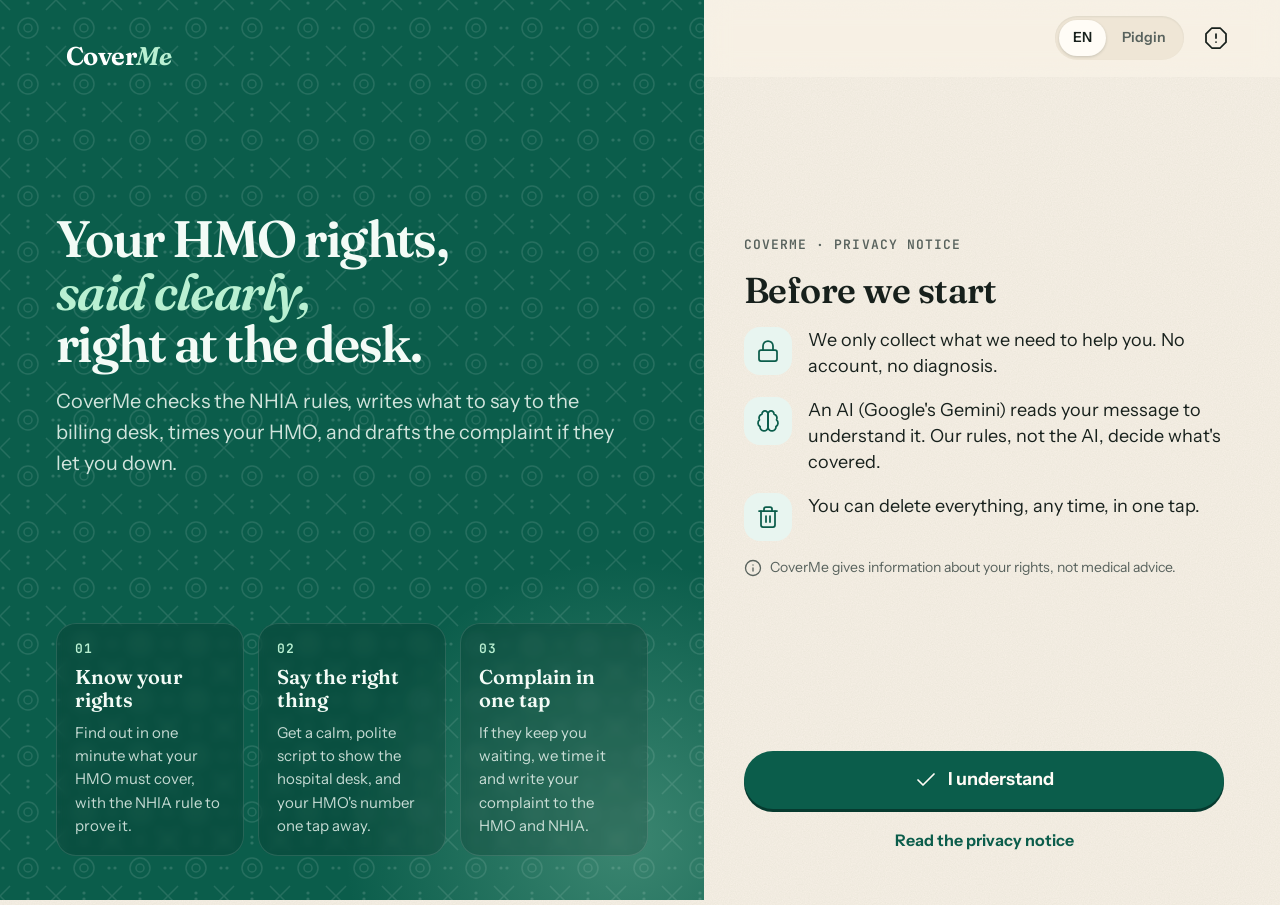
<file: result.html>
<!doctype html>
<html lang="en">
<head>
  <meta charset="utf-8">
  <meta name="viewport" content="width=device-width, initial-scale=1, viewport-fit=cover">
  <meta name="theme-color" content="#0B5D4B">
  <meta name="format-detection" content="telephone=no">
  <title>CoverMe — Your answer</title>
  <link rel="manifest" href="manifest.webmanifest">
  <link rel="icon" href="assets/img/icon.svg" type="image/svg+xml">
  <link rel="apple-touch-icon" href="assets/icons/apple-touch-icon.png">
  <meta name="apple-mobile-web-app-capable" content="yes">
  <meta name="mobile-web-app-capable" content="yes">
  <meta name="apple-mobile-web-app-title" content="CoverMe">
  <meta name="apple-mobile-web-app-status-bar-style" content="default">
  <link rel="preconnect" href="https://fonts.googleapis.com"><link rel="preconnect" href="https://fonts.gstatic.com" crossorigin>
  <link href="https://fonts.googleapis.com/css2?family=Fraunces:ital,opsz,wght@0,9..144,400..700;1,9..144,400..700&family=Instrument+Sans:wght@400..700&family=JetBrains+Mono:wght@500;600;700&display=swap" rel="stylesheet">
  <link rel="stylesheet" href="assets/css/styles.css">
  <script>try{var s=JSON.parse(localStorage.getItem('cm.settings')||'{}');if(s.theme==='light'||s.theme==='dark')document.documentElement.dataset.theme=s.theme}catch(e){}</script>
</head>
<body data-page="result" data-back="home.html" data-hard-back="1" data-title="result.title">
  <a class="skip-link" href="#main">Skip to content</a>
  <div class="app">
    <header id="topbar"></header>

    <main id="main" class="main">
      <!-- Loading skeleton -->
      <div id="loading" class="stack-2" aria-hidden="true">
        <div class="card stack"><div class="skeleton sk-line" style="width:40%"></div><div class="skeleton sk-title"></div><div class="skeleton sk-title" style="width:50%"></div></div>
        <div class="card stack"><div class="skeleton sk-line"></div><div class="skeleton sk-line"></div><div class="skeleton sk-line" style="width:60%"></div></div>
      </div>

      <!-- Error state: never a dead end, always the HMO number -->
      <section id="error" class="stack-2" hidden aria-labelledby="err-title">
        <div class="banner banner-danger" role="alert">
          <i data-icon="wifi-off"></i>
          <span><strong id="err-title" data-i18n="error.title"></strong><span data-i18n="error.body"></span></span>
        </div>
        <div id="err-call"></div>
        <button type="button" class="btn btn-primary btn-lg btn-block" id="retry"><i data-icon="refresh"></i><span data-i18n="error.retry"></span></button>
        <p class="label" data-i18n="error.pick"></p>
        <div class="chips">
          <button type="button" class="chip" data-hint="drug_refused" data-key="chip.buyOutside"><i data-icon="pill"></i><span data-i18n="chip.buyOutside"></span></button>
          <button type="button" class="chip" data-hint="cash_demanded" data-key="chip.payCash"><i data-icon="banknote"></i><span data-i18n="chip.payCash"></span></button>
          <button type="button" class="chip" data-hint="auth_delay" data-key="chip.waitApproval"><i data-icon="hourglass"></i><span data-i18n="chip.waitApproval"></span></button>
          <button type="button" class="chip" data-hint="referral_delay" data-key="chip.referral"><i data-icon="referral"></i><span data-i18n="chip.referral"></span></button>
        </div>
      </section>

      <!-- The answer -->
      <div id="answer" class="stack-2" hidden></div>
    </main>

    <div class="action-bar" id="actions" hidden></div>
  </div>

  <script src="assets/js/icons.js"></script>
  <script src="assets/js/i18n.js"></script>
  <script src="assets/js/mock-data.js"></script>
  <script src="assets/js/store.js"></script>
  <script src="assets/js/api.js"></script>
  <script src="assets/js/ui.js"></script>
  <script src="assets/js/install.js"></script>
  <script src="assets/js/pages/result.js"></script>
</body>
</html>
</file>
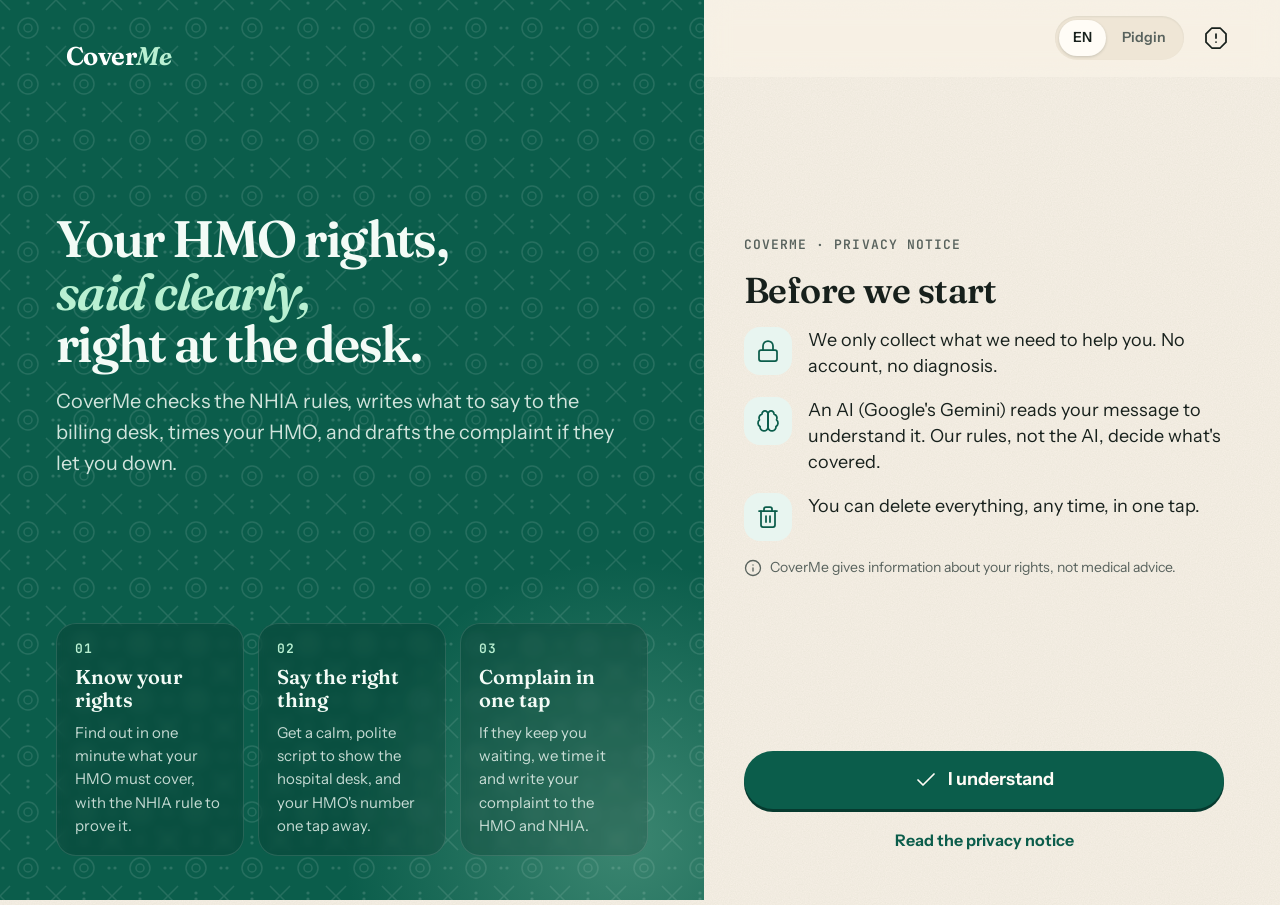
<file: rights.html>
<!doctype html>
<html lang="en">
<head>
  <meta charset="utf-8">
  <meta name="viewport" content="width=device-width, initial-scale=1, viewport-fit=cover">
  <meta name="theme-color" content="#0B5D4B">
  <meta name="format-detection" content="telephone=no">
  <title>CoverMe — Know your rights</title>
  <link rel="manifest" href="manifest.webmanifest">
  <link rel="icon" href="assets/img/icon.svg" type="image/svg+xml">
  <link rel="apple-touch-icon" href="assets/icons/apple-touch-icon.png">
  <meta name="apple-mobile-web-app-capable" content="yes">
  <meta name="mobile-web-app-capable" content="yes">
  <meta name="apple-mobile-web-app-title" content="CoverMe">
  <meta name="apple-mobile-web-app-status-bar-style" content="default">
  <link rel="preconnect" href="https://fonts.googleapis.com"><link rel="preconnect" href="https://fonts.gstatic.com" crossorigin>
  <link href="https://fonts.googleapis.com/css2?family=Fraunces:ital,opsz,wght@0,9..144,400..700;1,9..144,400..700&family=Instrument+Sans:wght@400..700&family=JetBrains+Mono:wght@500;600;700&display=swap" rel="stylesheet">
  <link rel="stylesheet" href="assets/css/styles.css">
  <script>try{var s=JSON.parse(localStorage.getItem('cm.settings')||'{}');if(s.theme==='light'||s.theme==='dark')document.documentElement.dataset.theme=s.theme}catch(e){}</script>
</head>
<body data-page="rights" data-nav="rights">
  <a class="skip-link" href="#main">Skip to content</a>
  <div class="app">
    <header id="topbar"></header>

    <main id="main" class="main">
      <section class="hero stack-2">
        <span class="eyebrow">NHIA · <span id="sub"></span></span>
        <h1 style="font-size:2.25rem" data-i18n="rights.title"></h1>
        <div class="input-icon" style="max-width:560px">
          <i data-icon="search"></i>
          <input id="q" class="input" type="search" autocomplete="off" data-i18n-attr="placeholder:rights.search;aria-label:rights.search">
        </div>
      </section>
      <div class="chips scroll" role="group" aria-label="Topics" id="topics">
        <button type="button" class="chip" data-topic="all" aria-pressed="true" data-i18n="topic.all"></button>
        <button type="button" class="chip" data-topic="drugs" aria-pressed="false"><i data-icon="pill"></i><span data-i18n="topic.drugs"></span></button>
        <button type="button" class="chip" data-topic="payments" aria-pressed="false"><i data-icon="banknote"></i><span data-i18n="topic.payments"></span></button>
        <button type="button" class="chip" data-topic="referrals" aria-pressed="false"><i data-icon="referral"></i><span data-i18n="topic.referrals"></span></button>
        <button type="button" class="chip" data-topic="emergencies" aria-pressed="false"><i data-icon="heart"></i><span data-i18n="topic.emergencies"></span></button>
        <button type="button" class="chip" data-topic="access" aria-pressed="false"><i data-icon="shield-check"></i><span data-i18n="topic.access"></span></button>
      </div>
      <div class="grid-cards three" id="list" aria-live="polite">
        <div class="skeleton sk-card" style="height:150px"></div><div class="skeleton sk-card" style="height:150px"></div>
      </div>
    </main>

    <nav id="bottomnav"></nav>
  </div>

  <script src="assets/js/icons.js"></script>
  <script src="assets/js/i18n.js"></script>
  <script src="assets/js/mock-data.js"></script>
  <script src="assets/js/store.js"></script>
  <script src="assets/js/api.js"></script>
  <script src="assets/js/ui.js"></script>
  <script src="assets/js/install.js"></script>
  <script src="assets/js/illustrations.js"></script>
  <script src="assets/js/share-rule.js"></script>
  <script src="assets/js/pages/rights.js"></script>
</body>
</html>
</file>
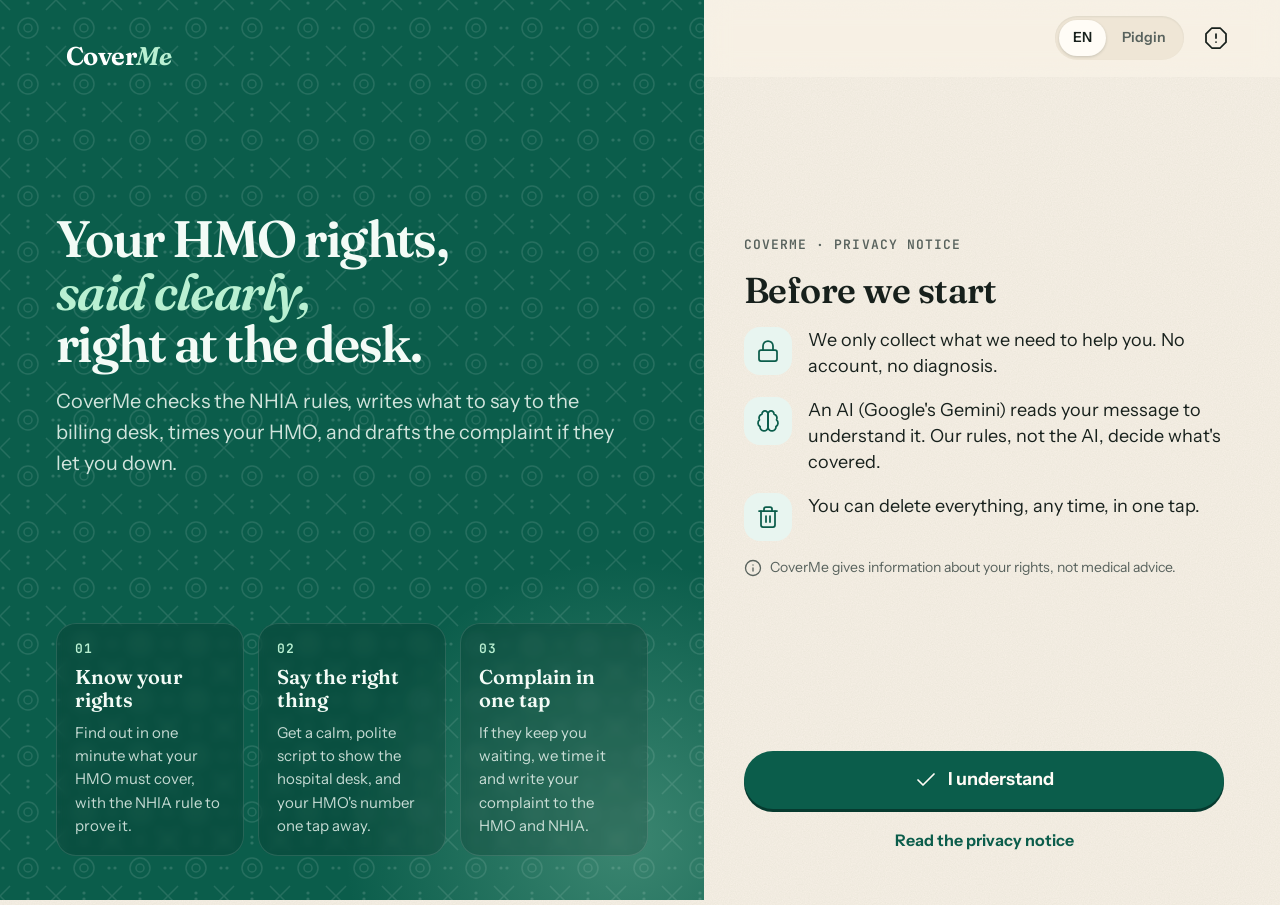
<file: rule.html>
<!doctype html>
<html lang="en">
<head>
  <meta charset="utf-8">
  <meta name="viewport" content="width=device-width, initial-scale=1, viewport-fit=cover">
  <meta name="theme-color" content="#0B5D4B">
  <meta name="format-detection" content="telephone=no">
  <title>CoverMe — Rule</title>
  <link rel="manifest" href="manifest.webmanifest">
  <link rel="icon" href="assets/img/icon.svg" type="image/svg+xml">
  <link rel="apple-touch-icon" href="assets/icons/apple-touch-icon.png">
  <meta name="apple-mobile-web-app-capable" content="yes">
  <meta name="mobile-web-app-capable" content="yes">
  <meta name="apple-mobile-web-app-title" content="CoverMe">
  <meta name="apple-mobile-web-app-status-bar-style" content="default">
  <link rel="preconnect" href="https://fonts.googleapis.com"><link rel="preconnect" href="https://fonts.gstatic.com" crossorigin>
  <link href="https://fonts.googleapis.com/css2?family=Fraunces:ital,opsz,wght@0,9..144,400..700;1,9..144,400..700&family=Instrument+Sans:wght@400..700&family=JetBrains+Mono:wght@500;600;700&display=swap" rel="stylesheet">
  <link rel="stylesheet" href="assets/css/styles.css">
  <script>try{var s=JSON.parse(localStorage.getItem('cm.settings')||'{}');if(s.theme==='light'||s.theme==='dark')document.documentElement.dataset.theme=s.theme}catch(e){}</script>
</head>
<body data-page="rule" data-back="rights.html" data-title="rule.all">
  <a class="skip-link" href="#main">Skip to content</a>
  <div class="app">
    <header id="topbar"></header>

    <main id="main" class="main">
      <div class="cols">
        <div class="col-main" id="rule">
          <div class="card stack"><div class="skeleton sk-line" style="width:30%"></div><div class="skeleton sk-title"></div><div class="skeleton sk-line"></div><div class="skeleton sk-line" style="width:70%"></div></div>
        </div>
        <div class="col-side">
          <section class="stack" aria-labelledby="rel-h">
            <h2 id="rel-h" class="eyebrow" data-i18n="rule.related"></h2>
            <div class="stack" id="related"></div>
          </section>
        </div>
      </div>
    </main>
    <nav id="bottomnav"></nav>
  </div>

  <script src="assets/js/icons.js"></script>
  <script src="assets/js/i18n.js"></script>
  <script src="assets/js/mock-data.js"></script>
  <script src="assets/js/store.js"></script>
  <script src="assets/js/api.js"></script>
  <script src="assets/js/ui.js"></script>
  <script src="assets/js/install.js"></script>
  <script src="assets/js/illustrations.js"></script>
  <script src="assets/js/share-rule.js"></script>
  <script src="assets/js/pages/rule.js"></script>
</body>
</html>
</file>
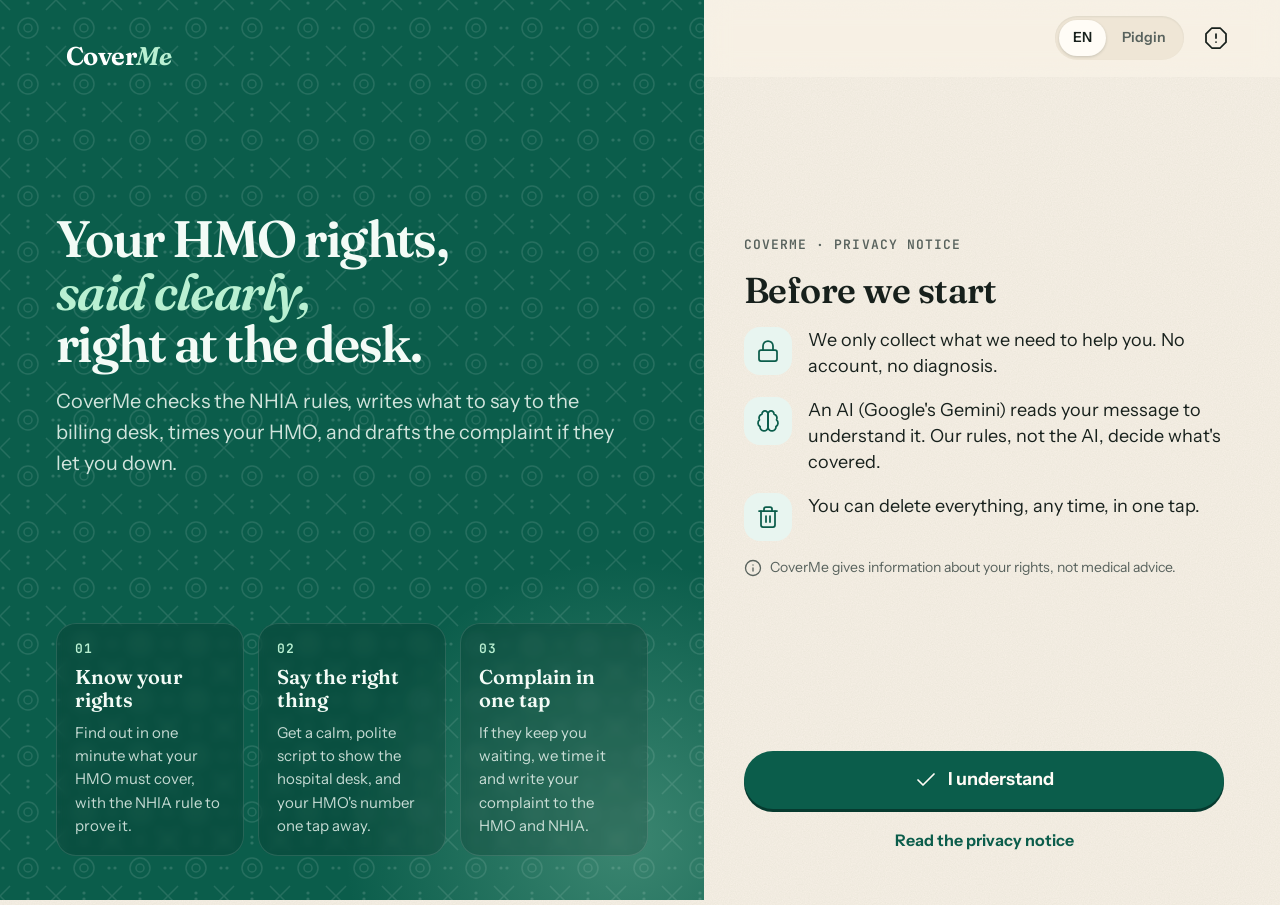
<file: settings.html>
<!doctype html>
<html lang="en">
<head>
  <meta charset="utf-8">
  <meta name="viewport" content="width=device-width, initial-scale=1, viewport-fit=cover">
  <meta name="theme-color" content="#0B5D4B">
  <meta name="format-detection" content="telephone=no">
  <title>CoverMe — Settings</title>
  <link rel="manifest" href="manifest.webmanifest">
  <link rel="icon" href="assets/img/icon.svg" type="image/svg+xml">
  <link rel="apple-touch-icon" href="assets/icons/apple-touch-icon.png">
  <meta name="apple-mobile-web-app-capable" content="yes">
  <meta name="mobile-web-app-capable" content="yes">
  <meta name="apple-mobile-web-app-title" content="CoverMe">
  <meta name="apple-mobile-web-app-status-bar-style" content="default">
  <link rel="preconnect" href="https://fonts.googleapis.com"><link rel="preconnect" href="https://fonts.gstatic.com" crossorigin>
  <link href="https://fonts.googleapis.com/css2?family=Fraunces:ital,opsz,wght@0,9..144,400..700;1,9..144,400..700&family=Instrument+Sans:wght@400..700&family=JetBrains+Mono:wght@500;600;700&display=swap" rel="stylesheet">
  <link rel="stylesheet" href="assets/css/styles.css">
  <script>try{var s=JSON.parse(localStorage.getItem('cm.settings')||'{}');if(s.theme==='light'||s.theme==='dark')document.documentElement.dataset.theme=s.theme}catch(e){}</script>
</head>
<body data-page="settings" data-nav="settings">
  <a class="skip-link" href="#main">Skip to content</a>
  <div class="app">
    <header id="topbar"></header>

    <main id="main" class="main">
      <div class="page-head"><span class="eyebrow">CoverMe</span><h1 data-i18n="settings.title"></h1></div>
      <div class="cols-even">
        <div class="stack-3">

      <section class="stack" aria-labelledby="lang-h">
        <h2 id="lang-h" class="eyebrow" data-i18n="settings.language"></h2>
        <div class="segmented full" role="group" aria-labelledby="lang-h" id="lang">
          <button type="button" data-v="en" aria-pressed="false">English</button>
          <button type="button" data-v="pcm" aria-pressed="false">Pidgin</button>
        </div>
      </section>

      <section class="stack" aria-labelledby="theme-h">
        <h2 id="theme-h" class="eyebrow" data-i18n="settings.theme"></h2>
        <div class="segmented full" role="group" aria-labelledby="theme-h" id="theme">
          <button type="button" data-v="system" aria-pressed="false" data-i18n="theme.system"></button>
          <button type="button" data-v="light" aria-pressed="false" data-i18n="theme.light"></button>
          <button type="button" data-v="dark" aria-pressed="false" data-i18n="theme.dark"></button>
        </div>
      </section>

      <section class="stack" aria-labelledby="hmo-h">
        <h2 id="hmo-h" class="eyebrow" data-i18n="settings.insurance"></h2>
        <div class="list" id="insurance"></div>
        <p class="small muted" data-i18n="settings.backup"></p>
      </section>

      <section class="stack" aria-labelledby="notif-h">
        <h2 id="notif-h" class="eyebrow" data-i18n="settings.notif"></h2>
        <div class="list">
          <label class="list-item" for="notif">
            <i data-icon="bell"></i>
            <span class="grow"><span class="title" data-i18n="settings.notif"></span><br><span class="sub" id="notif-sub" data-i18n="settings.notif.sub"></span></span>
            <span class="switch"><input type="checkbox" id="notif" role="switch"><span class="track"></span></span>
          </label>
        </div>
      </section>

        </div>
        <div class="stack-3">
      <section class="stack" aria-labelledby="priv-h">
        <h2 id="priv-h" class="eyebrow" data-i18n="settings.privacy"></h2>
        <div class="list">
          <a class="list-item" href="privacy.html"><i data-icon="lock"></i><span class="grow title" data-i18n="settings.privacyNotice"></span><i data-icon="chevron-right" class="chev"></i></a>
          <a class="list-item" href="index.html?replay=1"><i data-icon="refresh"></i><span class="grow title" data-i18n="settings.replay"></span><i data-icon="chevron-right" class="chev"></i></a>
          <button type="button" class="list-item" id="install" hidden><i data-icon="install"></i><span class="grow"><span class="title" data-i18n="settings.install"></span><br><span class="sub" data-i18n="settings.install.sub"></span></span><i data-icon="download" class="chev"></i></button>
        </div>
      </section>

      <!-- Demo tools for the showcase (Nov 16 / Nov 21) -->
      <section class="stack" aria-labelledby="demo-h">
        <h2 id="demo-h" class="eyebrow" data-i18n="settings.demo"></h2>
        <div class="list">
          <label class="list-item" for="demo">
            <i data-icon="zap"></i>
            <span class="grow"><span class="title" data-i18n="settings.demoMode"></span><br><span class="sub" data-i18n="settings.demoMode.sub"></span></span>
            <span class="switch"><input type="checkbox" id="demo" role="switch"><span class="track"></span></span>
          </label>
          <button type="button" class="list-item" id="seed"><i data-icon="sparkle"></i><span class="grow title" data-i18n="settings.seed"></span><i data-icon="chevron-right" class="chev"></i></button>
          <label class="list-item" for="simerr">
            <i data-icon="wifi-off"></i>
            <span class="grow"><span class="title" data-i18n="settings.simError"></span><br><span class="sub" data-i18n="settings.simError.sub"></span></span>
            <span class="switch"><input type="checkbox" id="simerr" role="switch"><span class="track"></span></span>
          </label>
        </div>
      </section>

      <section class="stack" aria-labelledby="del-h">
        <h2 id="del-h" class="sr-only" data-i18n="settings.delete"></h2>
        <button type="button" class="btn btn-danger-outline btn-lg btn-block" id="delete"><i data-icon="trash"></i><span data-i18n="settings.delete"></span></button>
        <p class="small muted" style="text-align:center" data-i18n="settings.delete.sub"></p>
      </section>

      <p class="small muted mono" style="text-align:center" data-i18n="settings.version"></p>
        </div>
      </div>
    </main>

    <nav id="bottomnav"></nav>
  </div>

  <script src="assets/js/icons.js"></script>
  <script src="assets/js/i18n.js"></script>
  <script src="assets/js/mock-data.js"></script>
  <script src="assets/js/store.js"></script>
  <script src="assets/js/api.js"></script>
  <script src="assets/js/ui.js"></script>
  <script src="assets/js/install.js"></script>
  <script src="assets/js/pages/settings.js"></script>
</body>
</html>
</file>
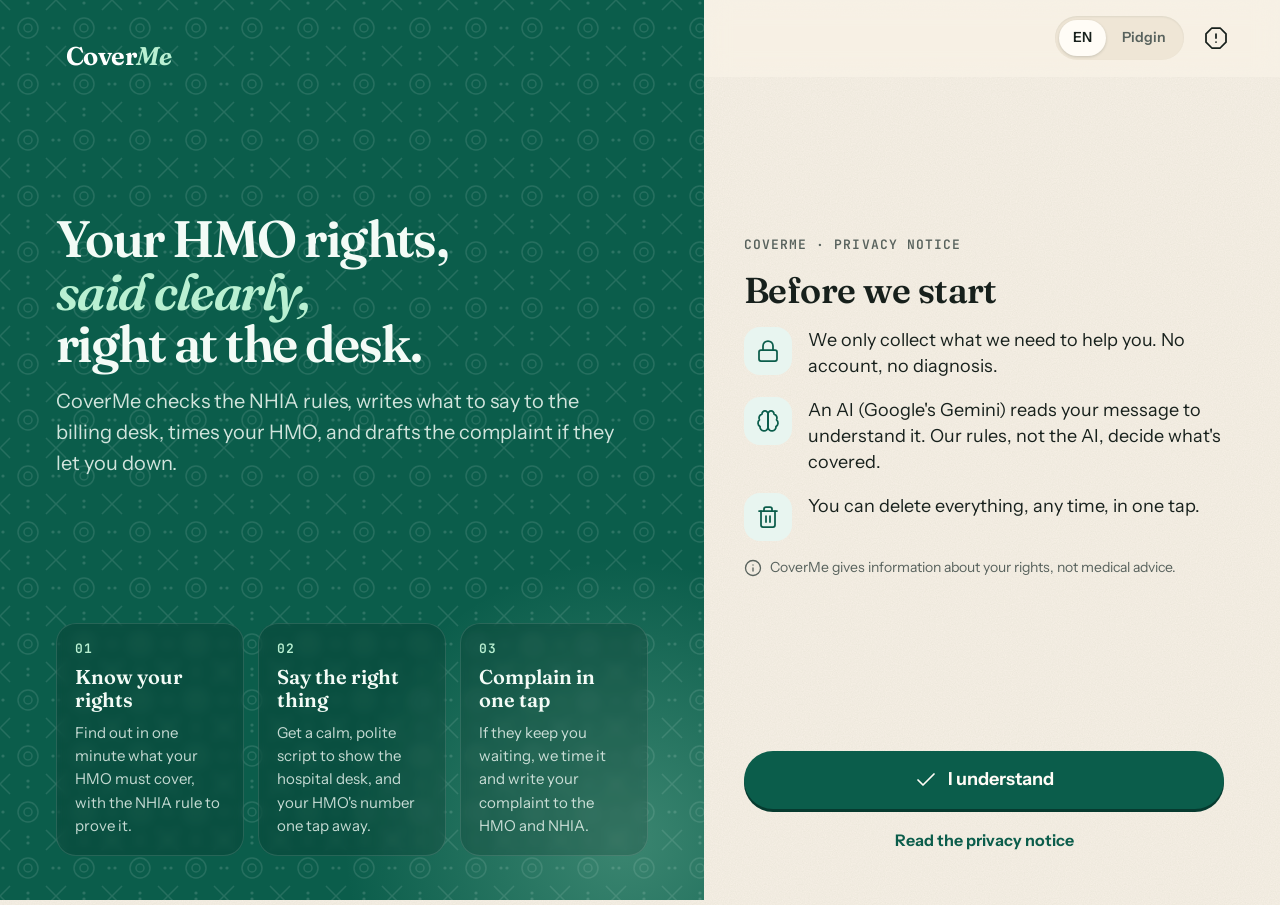
<file: setup.html>
<!doctype html>
<html lang="en">
<head>
  <meta charset="utf-8">
  <meta name="viewport" content="width=device-width, initial-scale=1, viewport-fit=cover">
  <meta name="theme-color" content="#0B5D4B">
  <meta name="format-detection" content="telephone=no">
  <title>CoverMe — Set up</title>
  <link rel="manifest" href="manifest.webmanifest">
  <link rel="icon" href="assets/img/icon.svg" type="image/svg+xml">
  <link rel="apple-touch-icon" href="assets/icons/apple-touch-icon.png">
  <meta name="apple-mobile-web-app-capable" content="yes">
  <meta name="mobile-web-app-capable" content="yes">
  <meta name="apple-mobile-web-app-title" content="CoverMe">
  <meta name="apple-mobile-web-app-status-bar-style" content="default">
  <link rel="preconnect" href="https://fonts.googleapis.com"><link rel="preconnect" href="https://fonts.gstatic.com" crossorigin>
  <link href="https://fonts.googleapis.com/css2?family=Fraunces:ital,opsz,wght@0,9..144,400..700;1,9..144,400..700&family=Instrument+Sans:wght@400..700&family=JetBrains+Mono:wght@500;600;700&display=swap" rel="stylesheet">
  <link rel="stylesheet" href="assets/css/styles.css">
  <script>try{var s=JSON.parse(localStorage.getItem('cm.settings')||'{}');if(s.theme==='light'||s.theme==='dark')document.documentElement.dataset.theme=s.theme}catch(e){}</script>
</head>
<body data-page="setup">
  <a class="skip-link" href="#main">Skip to content</a>
  <div class="app">
    <header id="topbar"></header>

    <main id="main" class="main">
      <div class="row-between">
        <button type="button" class="icon-btn" id="step-back" data-i18n-attr="aria-label:common.back" style="margin-left:-12px"><i data-icon="arrow-left"></i></button>
        <div class="progress-dots" id="progress" aria-hidden="true"><span></span><span></span><span></span><span></span></div>
        <button type="button" class="link-btn" id="skip" data-i18n="setup.skip"></button>
      </div>
      <p class="sr-only" id="step-label" aria-live="polite"></p>

      <!-- Step 1: who is this for? (saved per case, not per account) -->
      <section class="stack-2" data-step="1" aria-labelledby="who-title">
        <div class="stack">
          <h1 id="who-title" data-i18n="setup.who.title"></h1>
          <p class="muted" data-i18n="setup.who.hint"></p>
        </div>
        <div class="stack" role="radiogroup" aria-labelledby="who-title" id="who">
          <button type="button" class="choice" role="radio" aria-checked="false" data-who="me">
            <span class="ic"><i data-icon="user"></i></span>
            <span class="grow"><span class="title" data-i18n="rel.me"></span><br><span class="small muted" data-i18n="setup.who.me.sub"></span></span>
            <span class="check"><i data-icon="check"></i></span>
          </button>
          <button type="button" class="choice" role="radio" aria-checked="false" data-who="family">
            <span class="ic"><i data-icon="users"></i></span>
            <span class="grow"><span class="title" data-i18n="setup.who.family"></span><br><span class="small muted" data-i18n="setup.who.family.sub"></span></span>
            <span class="check"><i data-icon="check"></i></span>
          </button>
          <div class="chips sub-choices" id="relation" hidden role="group" aria-label="Family member">
            <button type="button" class="chip" data-rel="child" aria-pressed="false" data-i18n="rel.child"></button>
            <button type="button" class="chip" data-rel="spouse" aria-pressed="false" data-i18n="rel.spouse"></button>
            <button type="button" class="chip" data-rel="parent" aria-pressed="false" data-i18n="rel.parent"></button>
            <button type="button" class="chip" data-rel="other" aria-pressed="false" data-i18n="rel.other"></button>
          </div>
        </div>
      </section>

      <!-- Step 2: add the insurance (scan the card, or type it) -->
      <section class="stack-2" data-step="2" hidden aria-labelledby="ins-title">
        <div class="stack">
          <h1 id="ins-title" data-i18n="setup.ins.title"></h1>
          <p class="muted" data-i18n="setup.ins.hint"></p>
        </div>

        <div id="ins-choose" class="stack-2">
          <label class="scan-card" for="card-file">
            <span class="ribbon" data-i18n="setup.recommended"></span>
            <span class="ic"><i data-icon="camera"></i></span>
            <span><span class="title" data-i18n="setup.scan"></span><span class="sub" data-i18n="setup.scan.sub"></span></span>
          </label>
          <!-- Production: POST /me/card-scan (Gemini reads it in memory; the image is never stored) -->
          <input type="file" id="card-file" accept="image/*" capture="environment" class="sr-only" tabindex="-1">
          <div class="or-divider" data-i18n="home.or"></div>
          <button type="button" class="btn btn-secondary btn-lg btn-block" id="type-it"><i data-icon="keyboard"></i><span data-i18n="setup.type"></span></button>
        </div>

        <div id="ins-scanning" class="card scanning" hidden aria-live="polite">
          <div class="scan-frame" aria-hidden="true"></div>
          <strong data-i18n="setup.scanning"></strong>
        </div>

        <!-- Confirm what the card scan read -->
        <form id="ins-confirm" class="card stack-2" hidden novalidate>
          <div class="stack"><h2 style="font-size:var(--fs-22)" data-i18n="setup.scan.check"></h2><p class="small muted" data-i18n="setup.scan.hint"></p></div>
          <div class="banner banner-amber" id="expired" hidden><i data-icon="alert"></i><span data-i18n="setup.expired"></span></div>
          <div class="field">
            <div class="label-row"><label for="c-hmo" data-i18n="result.hmoLabel"></label><span class="from-card"><i data-icon="file" class="icon-sm"></i><span data-i18n="setup.fromCard"></span></span></div>
            <select id="c-hmo" class="input select"></select>
          </div>
          <div class="field">
            <div class="label-row"><label for="c-id" data-i18n="setup.enrollee.label"></label><span class="from-card"><i data-icon="file" class="icon-sm"></i><span data-i18n="setup.fromCard"></span></span></div>
            <input id="c-id" class="input" autocomplete="off" autocapitalize="characters" spellcheck="false">
          </div>
          <div class="field-row">
            <div class="field"><label for="c-name" data-i18n="setup.field.member"></label><input id="c-name" class="input" autocomplete="name"></div>
            <div class="field"><label for="c-exp" data-i18n="setup.field.expiry"></label><input id="c-exp" class="input" type="date"></div>
          </div>
          <dl class="meta-list"><dt data-i18n="setup.field.plan"></dt><dd id="c-plan"></dd><dt data-i18n="setup.field.facility"></dt><dd id="c-fac"></dd></dl>
        </form>

        <!-- Type it: HMO picker + enrollee ID -->
        <div id="ins-type" class="stack-2" hidden>
          <div class="input-icon">
            <i data-icon="search"></i>
            <input id="hmo-search" class="input" type="search" autocomplete="off" data-i18n-attr="placeholder:setup.hmo.search;aria-label:setup.hmo.search">
          </div>
          <div class="list hmo-list" id="hmo-list" role="listbox" aria-labelledby="ins-title"></div>
          <div class="field">
            <label for="t-id" data-i18n="setup.enrollee.label"></label>
            <input id="t-id" class="input" autocomplete="off" autocapitalize="characters" spellcheck="false" placeholder="e.g. RHL/1234/5678">
            <span class="hint" data-i18n="setup.enrollee.hint"></span>
            <span class="hint" id="id-warn" hidden style="color:var(--amber-700)"></span>
          </div>
        </div>
      </section>

      <!-- Step 3: plan type (decides which rules apply and where complaints go) -->
      <section class="stack-2" data-step="3" hidden aria-labelledby="plan-title">
        <div class="stack">
          <h1 id="plan-title" data-i18n="setup.plan.title"></h1>
          <p class="muted" data-i18n="setup.plan.hint"></p>
        </div>
        <div class="stack" role="radiogroup" aria-labelledby="plan-title" id="plans">
          <button type="button" class="choice" role="radio" aria-checked="false" data-plan="nhia">
            <span class="ic"><i data-icon="shield-check"></i></span>
            <span class="grow"><span class="title" data-i18n="setup.plan.nhia"></span><br><span class="small muted" data-i18n="setup.plan.nhia.sub"></span></span>
            <span class="check"><i data-icon="check"></i></span>
          </button>
          <div class="chips sub-choices" id="nhia-sub" hidden role="group" data-i18n-attr="aria-label:setup.plan.which">
            <button type="button" class="chip" data-sub="nhia_formal" aria-pressed="false" data-i18n="plan.nhia_formal"></button>
            <button type="button" class="chip" data-sub="nhia_gifship" aria-pressed="false" data-i18n="plan.nhia_gifship"></button>
            <button type="button" class="chip" data-sub="nhia_other" aria-pressed="false" data-i18n="plan.nhia_other"></button>
          </div>
          <button type="button" class="choice" role="radio" aria-checked="false" data-plan="state">
            <span class="ic"><i data-icon="hospital"></i></span>
            <span class="grow"><span class="title" data-i18n="setup.plan.state"></span><br><span class="small muted" data-i18n="setup.plan.state.sub"></span></span>
            <span class="check"><i data-icon="check"></i></span>
          </button>
          <div class="field sub-choices" id="state-sub" hidden>
            <label for="agency" class="sr-only" data-i18n="setup.plan.agency"></label>
            <select id="agency" class="input select"></select>
          </div>
          <button type="button" class="choice" role="radio" aria-checked="false" data-plan="private">
            <span class="ic"><i data-icon="user"></i></span>
            <span class="grow"><span class="title" data-i18n="setup.plan.private"></span><br><span class="small muted" data-i18n="setup.plan.private.sub"></span></span>
            <span class="check"><i data-icon="check"></i></span>
          </button>
          <button type="button" class="choice" role="radio" aria-checked="false" data-plan="unsure">
            <span class="ic"><i data-icon="help"></i></span>
            <span class="grow"><span class="title" data-i18n="setup.plan.unsure"></span><br><span class="small muted" data-i18n="setup.plan.unsure.sub"></span></span>
            <span class="check"><i data-icon="check"></i></span>
          </button>
        </div>
      </section>

      <!-- Step 4: hospital — state → LGA → search, or Use my location, or type it -->
      <section class="stack-2" data-step="4" hidden aria-labelledby="hosp-title">
        <div class="stack">
          <h1 id="hosp-title" data-i18n="setup.hosp.title"></h1>
          <p class="muted" data-i18n="setup.hosp.hint"></p>
        </div>
        <div id="picked" class="picked" hidden></div>
        <div id="finder" class="stack-2">
          <button type="button" class="btn btn-secondary btn-block" id="near"><i data-icon="locate"></i><span data-i18n="setup.hosp.near"></span></button>
          <div class="field-row">
            <div class="field"><label for="h-state" data-i18n="setup.hosp.state"></label><select id="h-state" class="input select"></select></div>
            <div class="field"><label for="h-lga" data-i18n="setup.hosp.lga"></label><select id="h-lga" class="input select"></select></div>
          </div>
          <div class="input-icon">
            <i data-icon="search"></i>
            <input id="h-q" class="input" type="search" autocomplete="off" data-i18n-attr="placeholder:setup.hosp.placeholder;aria-label:setup.hosp.search">
          </div>
          <div class="list picker-results" id="h-results" role="listbox" aria-labelledby="hosp-title" hidden></div>
          <p class="hint" data-i18n="setup.hosp.scope"></p>
          <details id="free-wrap">
            <summary class="link-btn" style="list-style:none;cursor:pointer" data-i18n="setup.hosp.notListed"></summary>
            <div class="field" style="margin-top:8px">
              <label for="hospital" class="sr-only" data-i18n="setup.hosp.label"></label>
              <input id="hospital" class="input" type="text" autocomplete="organization" maxlength="120" data-i18n-attr="placeholder:setup.hosp.label">
            </div>
          </details>
        </div>
      </section>
    </main>

    <div class="action-bar">
      <button type="button" class="btn btn-primary btn-lg btn-block" id="continue"><span data-i18n="common.continue"></span><i data-icon="arrow-right"></i></button>
    </div>
  </div>

  <script src="assets/js/icons.js"></script>
  <script src="assets/js/i18n.js"></script>
  <script src="assets/js/mock-data.js"></script>
  <script src="assets/js/store.js"></script>
  <script src="assets/js/api.js"></script>
  <script src="assets/js/ui.js"></script>
  <script src="assets/js/install.js"></script>
  <script src="assets/js/illustrations.js"></script>
  <script src="assets/js/pages/setup.js"></script>
</body>
</html>
</file>
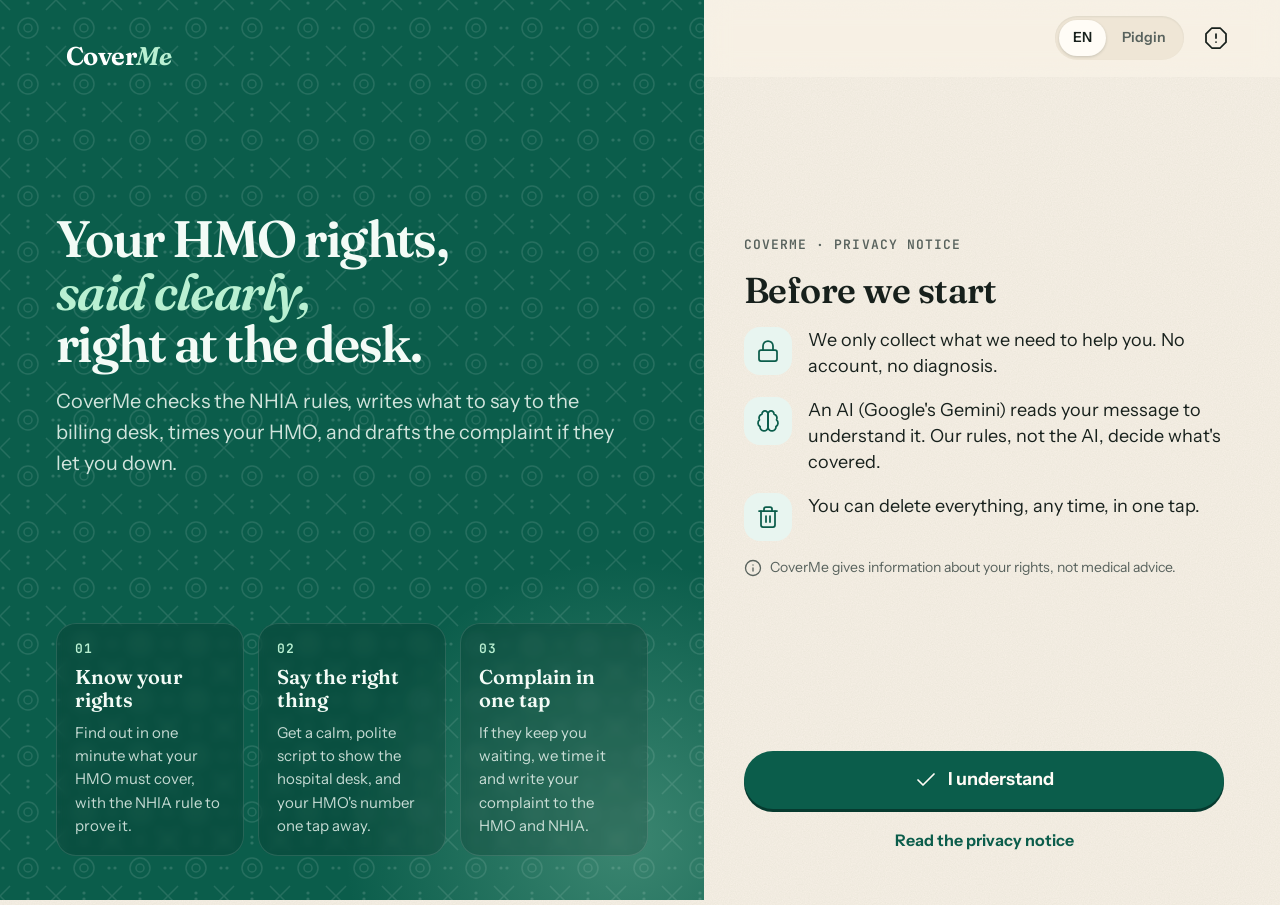
<file: timer.html>
<!doctype html>
<html lang="en">
<head>
  <meta charset="utf-8">
  <meta name="viewport" content="width=device-width, initial-scale=1, viewport-fit=cover">
  <meta name="theme-color" content="#0B5D4B">
  <meta name="format-detection" content="telephone=no">
  <title>CoverMe — 1-hour timer</title>
  <link rel="manifest" href="manifest.webmanifest">
  <link rel="icon" href="assets/img/icon.svg" type="image/svg+xml">
  <link rel="apple-touch-icon" href="assets/icons/apple-touch-icon.png">
  <meta name="apple-mobile-web-app-capable" content="yes">
  <meta name="mobile-web-app-capable" content="yes">
  <meta name="apple-mobile-web-app-title" content="CoverMe">
  <meta name="apple-mobile-web-app-status-bar-style" content="default">
  <link rel="preconnect" href="https://fonts.googleapis.com"><link rel="preconnect" href="https://fonts.gstatic.com" crossorigin>
  <link href="https://fonts.googleapis.com/css2?family=Fraunces:ital,opsz,wght@0,9..144,400..700;1,9..144,400..700&family=Instrument+Sans:wght@400..700&family=JetBrains+Mono:wght@500;600;700&display=swap" rel="stylesheet">
  <link rel="stylesheet" href="assets/css/styles.css">
  <script>try{var s=JSON.parse(localStorage.getItem('cm.settings')||'{}');if(s.theme==='light'||s.theme==='dark')document.documentElement.dataset.theme=s.theme}catch(e){}</script>
</head>
<body data-page="timer" data-back="home.html" data-hard-back="1" data-title="timer.title">
  <a class="skip-link" href="#main">Skip to content</a>
  <div class="app">
    <header id="topbar"></header>

    <main id="main" class="main">
      <div class="cols">
        <div class="col-main">
          <section class="card timer-wrap" aria-labelledby="timer-status" style="background-image:var(--pattern-ink)">
            <span class="demo-pill" id="demo-pill" hidden data-i18n="timer.demo"></span>
            <div class="timer-ring" id="ring" data-phase="ok">
              <svg viewBox="0 0 260 260" aria-hidden="true">
                <circle class="ticks" cx="130" cy="130" r="124" fill="none" stroke-width="6" stroke-dasharray="1.6 11.39"/>
                <circle class="track" cx="130" cy="130" r="104" fill="none" stroke-width="16"/>
                <circle class="bar" id="bar" cx="130" cy="130" r="104" fill="none" stroke-width="16" stroke-linecap="round"/>
              </svg>
              <div class="center">
                <span class="time" id="time" role="timer" aria-live="off">60:00</span>
                <span class="label" id="time-label" data-i18n="timer.left"></span>
              </div>
            </div>
            <div class="stack" style="align-items:center;text-align:center">
              <h1 id="timer-status" style="font-size:1.75rem"></h1>
              <p class="mono muted" id="deadline"></p>
              <span class="badge badge-amber" id="approx" hidden><i data-icon="help"></i><span data-i18n="timer.approx"></span></span>
            </div>
          </section>
          <p class="sr-only" id="announce" aria-live="polite"></p>

          <div class="banner banner-danger" id="overdue-banner" hidden role="alert">
            <i data-icon="alert"></i>
            <span><strong data-i18n="timer.overdueTitle"></strong><span data-i18n="timer.overdueBody"></span></span>
          </div>
        </div>

        <div class="col-side">
          <div class="banner banner-info" id="install-prompt" hidden style="position:relative;padding-right:48px">
            <i data-icon="bell"></i>
            <span class="stack" style="gap:8px"><strong data-i18n="timer.install.title"></strong><span id="install-body"></span>
              <button type="button" class="btn btn-primary" id="install-go" style="align-self:flex-start;min-height:44px"><i data-icon="plussq"></i><span data-i18n="timer.install.btn"></span></button></span>
            <button type="button" class="icon-btn" id="install-x" data-i18n-attr="aria-label:common.dismiss" style="position:absolute;top:4px;right:4px"><i data-icon="x"></i></button>
          </div>
          <div id="call"></div>
          <section class="card stack-2" aria-labelledby="sofar-title">
            <h2 id="sofar-title" class="eyebrow" data-i18n="timer.sofar"></h2>
            <div id="timeline"></div>
          </section>
        </div>
      </div>
    </main>

    <div class="action-bar">
      <div class="btn-row">
        <button type="button" class="btn btn-secondary btn-lg" id="responded"><i data-icon="phone"></i><span data-i18n="timer.responded"></span></button>
        <a class="btn btn-primary btn-lg" id="escalate" href="#"><i data-icon="flag"></i><span data-i18n="timer.escalate"></span></a>
      </div>
    </div>
  </div>

  <script src="assets/js/icons.js"></script>
  <script src="assets/js/i18n.js"></script>
  <script src="assets/js/mock-data.js"></script>
  <script src="assets/js/store.js"></script>
  <script src="assets/js/api.js"></script>
  <script src="assets/js/ui.js"></script>
  <script src="assets/js/install.js"></script>
  <script src="assets/js/pages/timer.js"></script>
</body>
</html>
</file>
<file: assets/css/styles.css>
/* =====================================================================
   CoverMe — design system v2  ·  "The calm advocate in your pocket"
   Direction: editorial warmth (Fraunces display serif), bold green colour
   blocks with an adire-inspired pattern, rubber-stamp verdicts, ticket-style
   citations, tactile pill buttons. Mobile first; desktop gets a sidebar app
   shell and two-column screens from 1024px.
   ===================================================================== */

/* ---------- 1. Tokens ---------- */
:root {
  /* Brand (token names shared with the Tailwind config in the build plan) */
  --brand-900: #063A2F;
  --brand-700: #0B5D4B;   /* primary */
  --brand-500: #12876B;   /* hover, focus ring */
  --brand-100: #CDEBDD;
  --brand-50:  #E8F5F0;   /* tinted surfaces */
  --mint:      #B9F0D2;   /* highlight marker, sidebar active */
  --paper:     #F7F1E6;   /* app background, warm off-white */
  --paper-2:   #EFE6D6;   /* sunken areas */
  --surface:   #FFFCF6;   /* cards */
  --ink:       #17201C;
  --muted:     #58625D;
  --line:      #E3D8C6;
  --line-strong: #CDBFA8;
  --amber-500: #E89B0C;   /* timer running, confirm with HMO */
  --amber-700: #865500;   /* amber text (AA on paper) */
  --amber-100: #FBE7BF;
  --amber-50:  #FDF4E1;
  --success-600: #1F8A4C;
  --success-50:  #E4F4EA;
  --danger-600: #C62828;  /* emergency + overdue ONLY */
  --danger-50:  #FCEAEA;
  --clay:      #C46A3F;   /* illustration accent only */
  --night:     #0F1513;

  --on-brand: #FFFCF6;
  --sidebar-bg: var(--brand-900);
  --sidebar-ink: #EAF6EF;

  --shadow-sm: 0 1px 0 rgba(23,32,28,.04), 0 2px 6px -2px rgba(23,32,28,.08);
  --shadow: 0 1px 0 rgba(23,32,28,.04), 0 14px 30px -14px rgba(23,32,28,.22);
  --shadow-lg: 0 30px 60px -24px rgba(6,58,47,.35);
  --press: 0 3px 0 var(--brand-900);
  --backdrop: rgba(9, 22, 18, .55);

  --font-display: "Fraunces", Georgia, "Times New Roman", serif;
  --font-body: "Instrument Sans", system-ui, -apple-system, "Segoe UI", Roboto, sans-serif;
  --font-mono: "JetBrains Mono", ui-monospace, SFMono-Regular, Menlo, monospace;

  --fs-40: 2.5rem; --fs-32: 2rem; --fs-28: 1.75rem; --fs-22: 1.375rem; --fs-18: 1.125rem; --fs-16: 1rem; --fs-14: .875rem;
  --r-xl: 28px; --r-card: 20px; --r-btn: 999px; --r-sm: 12px; --r-pill: 999px;
  --s1: 8px; --s2: 16px; --s3: 24px; --s4: 32px; --s5: 48px;
  --pad: 20px;
  --tap: 48px;
  --maxw: 480px;
  --nav-h: 64px;
  --side-w: 280px;
  --ease: cubic-bezier(.2, .8, .2, 1);
  --t-fast: 150ms; --t: 240ms;

  /* Adire-inspired pattern tiles (light lines for green blocks, ink lines for paper) */
  --pattern-light: url("data:image/svg+xml;utf8,<svg xmlns='http://www.w3.org/2000/svg' width='56' height='56' viewBox='0 0 56 56'><g fill='none' stroke='%23FFFFFF' stroke-opacity='.11' stroke-width='1.5'><circle cx='28' cy='28' r='10'/><circle cx='28' cy='28' r='4'/><path d='M0 0l10 10M56 0L46 10M0 56l10-10M56 56L46 46'/></g><g fill='%23FFFFFF' fill-opacity='.14'><circle cx='28' cy='3' r='1.6'/><circle cx='28' cy='53' r='1.6'/><circle cx='3' cy='28' r='1.6'/><circle cx='53' cy='28' r='1.6'/></g></svg>");
  --pattern-ink: url("data:image/svg+xml;utf8,<svg xmlns='http://www.w3.org/2000/svg' width='56' height='56' viewBox='0 0 56 56'><g fill='none' stroke='%230B5D4B' stroke-opacity='.08' stroke-width='1.5'><circle cx='28' cy='28' r='10'/><circle cx='28' cy='28' r='4'/><path d='M0 0l10 10M56 0L46 10M0 56l10-10M56 56L46 46'/></g></svg>");
  --grain: url("data:image/svg+xml;utf8,<svg xmlns='http://www.w3.org/2000/svg' width='180' height='180'><filter id='n'><feTurbulence type='fractalNoise' baseFrequency='.85' numOctaves='2' stitchTiles='stitch'/><feColorMatrix values='0 0 0 0 0.1 0 0 0 0 0.08 0 0 0 0 0.05 0 0 0 .07 0'/></filter><rect width='100%' height='100%' filter='url(%23n)'/></svg>");
  color-scheme: light;
}

@media (prefers-color-scheme: dark) {
  :root:not([data-theme="light"]) {
    --brand-900: #031F19; --brand-700: #46C79F; --brand-500: #6ED8B6; --brand-100: #1C4639; --brand-50: #14302A; --mint: #8FE3BB;
    --paper: #0F1513; --paper-2: #0A0F0D; --surface: #171F1C; --ink: #EEF2EC; --muted: #A8B3AD; --line: #2A3531; --line-strong: #3B4843;
    --amber-700: #F4BC55; --amber-100: #4A3610; --amber-50: #2E230F; --success-600: #4CC384; --success-50: #12291C; --danger-50: #3A1414;
    --on-brand: #04241C; --sidebar-bg: #0A1310; --press: 0 3px 0 #0E3A2E;
    --shadow: 0 1px 0 rgba(0,0,0,.2), 0 14px 30px -14px rgba(0,0,0,.6);
    --pattern-ink: url("data:image/svg+xml;utf8,<svg xmlns='http://www.w3.org/2000/svg' width='56' height='56' viewBox='0 0 56 56'><g fill='none' stroke='%23FFFFFF' stroke-opacity='.05' stroke-width='1.5'><circle cx='28' cy='28' r='10'/><circle cx='28' cy='28' r='4'/><path d='M0 0l10 10M56 0L46 10M0 56l10-10M56 56L46 46'/></g></svg>");
    color-scheme: dark;
  }
}
:root[data-theme="dark"] {
  --brand-900: #031F19; --brand-700: #46C79F; --brand-500: #6ED8B6; --brand-100: #1C4639; --brand-50: #14302A; --mint: #8FE3BB;
  --paper: #0F1513; --paper-2: #0A0F0D; --surface: #171F1C; --ink: #EEF2EC; --muted: #A8B3AD; --line: #2A3531; --line-strong: #3B4843;
  --amber-700: #F4BC55; --amber-100: #4A3610; --amber-50: #2E230F; --success-600: #4CC384; --success-50: #12291C; --danger-50: #3A1414;
  --on-brand: #04241C; --sidebar-bg: #0A1310; --press: 0 3px 0 #0E3A2E;
  --shadow: 0 1px 0 rgba(0,0,0,.2), 0 14px 30px -14px rgba(0,0,0,.6);
  --pattern-ink: url("data:image/svg+xml;utf8,<svg xmlns='http://www.w3.org/2000/svg' width='56' height='56' viewBox='0 0 56 56'><g fill='none' stroke='%23FFFFFF' stroke-opacity='.05' stroke-width='1.5'><circle cx='28' cy='28' r='10'/><circle cx='28' cy='28' r='4'/><path d='M0 0l10 10M56 0L46 10M0 56l10-10M56 56L46 46'/></g></svg>");
  color-scheme: dark;
}

/* ---------- 2. Base ---------- */
*, *::before, *::after { box-sizing: border-box; }
html { -webkit-text-size-adjust: 100%; }
body {
  margin: 0; color: var(--ink);
  background-color: var(--paper); background-image: var(--grain);
  font: 400 var(--fs-16)/1.55 var(--font-body);
  -webkit-font-smoothing: antialiased; -webkit-tap-highlight-color: transparent;
  overflow-x: hidden;
}
h1, h2, h3, h4 { font-family: var(--font-display); font-weight: 600; line-height: 1.12; margin: 0; letter-spacing: -.015em; font-optical-sizing: auto; text-wrap: balance; }
h1 { font-size: var(--fs-28); }
h2 { font-size: var(--fs-22); }
h3 { font-size: var(--fs-18); }
p { margin: 0; text-wrap: pretty; }
a { color: var(--brand-700); text-underline-offset: 3px; text-decoration-thickness: 1.5px; }
img, svg { display: block; max-width: 100%; }
button, input, select, textarea { font: inherit; color: inherit; }
button { cursor: pointer; }
:focus-visible { outline: 3px solid var(--brand-500); outline-offset: 2px; border-radius: 8px; }
::selection { background: var(--mint); color: #06231B; }
.sr-only { position: absolute !important; width: 1px; height: 1px; padding: 0; margin: -1px; overflow: hidden; clip: rect(0 0 0 0); white-space: nowrap; border: 0; }
.skip-link { position: absolute; left: 8px; top: -60px; background: var(--brand-700); color: var(--on-brand); padding: 12px 16px; border-radius: var(--r-sm); z-index: 200; }
.skip-link:focus { top: 8px; }
[hidden] { display: none !important; }

.icon { width: 24px; height: 24px; flex: none; stroke: currentColor; fill: none; stroke-width: 1.75; stroke-linecap: round; stroke-linejoin: round; }
.icon-sm { width: 18px; height: 18px; }
.icon-lg { width: 32px; height: 32px; }

/* Display helpers */
.display { font-family: var(--font-display); font-weight: 600; letter-spacing: -.02em; }
.serif-i { font-family: var(--font-display); font-style: italic; font-weight: 500; }
.mono { font-family: var(--font-mono); font-size: .8125rem; letter-spacing: .02em; }
.hl { background: linear-gradient(transparent 58%, var(--mint) 58%, var(--mint) 92%, transparent 92%); padding: 0 .08em; border-radius: 2px; }
[data-theme="dark"] .hl { color: #06231B; }

/* ---------- 3. App shell ---------- */
.app { min-height: 100dvh; display: flex; flex-direction: column; position: relative; max-width: var(--maxw); margin: 0 auto; }
.main { flex: 1; padding: var(--s1) var(--pad) var(--s4); display: flex; flex-direction: column; gap: var(--s2); width: 100%; }
.has-nav .main { padding-bottom: calc(var(--nav-h) + 40px + env(safe-area-inset-bottom)); }
.has-action .main { padding-bottom: calc(var(--action-h, 96px) + var(--s2)); }
.has-nav.has-action .main { padding-bottom: calc(var(--nav-h) + var(--action-h, 96px) + 24px + env(safe-area-inset-bottom)); }

/* Top bar */
.topbar {
  position: sticky; top: 0; z-index: 20; display: flex; align-items: center; gap: var(--s1);
  min-height: 64px; padding: 8px 12px 8px var(--pad);
  background: color-mix(in srgb, var(--paper) 86%, transparent);
  backdrop-filter: saturate(1.3) blur(12px); -webkit-backdrop-filter: saturate(1.3) blur(12px);
  border-bottom: 1px solid transparent; transition: border-color var(--t);
}
.topbar.scrolled { border-bottom-color: var(--line); }
.topbar .back { margin-left: -12px; }
.topbar-title { font: 600 var(--fs-18)/1.2 var(--font-display); flex: 1; min-width: 0; overflow: hidden; text-overflow: ellipsis; white-space: nowrap; }
.topbar-spacer { flex: 1; }
.logo { display: inline-flex; align-items: center; gap: 10px; text-decoration: none; color: var(--ink); font: 650 1.3rem/1 var(--font-display); letter-spacing: -.02em; }
.logo svg { width: 32px; height: 32px; }
.logo .me { font-style: italic; color: var(--brand-500); }
.sos-btn { color: var(--danger-600); }

/* Segmented control */
.segmented { display: inline-flex; background: var(--paper-2); border-radius: var(--r-pill); padding: 4px; gap: 2px; box-shadow: inset 0 1px 2px rgba(23,32,28,.08); }
.segmented button {
  border: 0; background: transparent; min-height: 36px; min-width: 44px; padding: 0 14px;
  border-radius: var(--r-pill); font-weight: 600; font-size: var(--fs-14); color: var(--muted);
  transition: background var(--t-fast) var(--ease), color var(--t-fast) var(--ease), box-shadow var(--t-fast);
}
.segmented button[aria-pressed="true"] { background: var(--surface); color: var(--ink); box-shadow: 0 1px 3px rgba(23,32,28,.18); }
.segmented.full { display: flex; width: 100%; }
.segmented.full button { flex: 1; min-height: 44px; font-size: var(--fs-16); }

/* Bottom navigation: a floating dock on phones */
.bottomnav {
  position: fixed; left: 50%; transform: translateX(-50%); z-index: 30;
  bottom: calc(10px + env(safe-area-inset-bottom));
  width: calc(100% - 24px); max-width: calc(var(--maxw) - 24px);
  display: grid; grid-template-columns: repeat(4, 1fr); padding: 6px;
  background: var(--brand-900); border-radius: 22px; box-shadow: var(--shadow-lg);
}
.bottomnav a {
  display: flex; flex-direction: column; align-items: center; justify-content: center; gap: 2px;
  min-height: 56px; border-radius: 16px; text-decoration: none; color: color-mix(in srgb, var(--sidebar-ink) 70%, transparent);
  font-size: .8125rem; font-weight: 600; position: relative; transition: background var(--t-fast), color var(--t-fast);
}
.bottomnav a .icon { width: 22px; height: 22px; }
.bottomnav a[aria-current="page"] { background: var(--mint); color: #06231B; }
.bottomnav .badge-dot { position: absolute; top: 6px; left: calc(50% + 6px); min-width: 18px; height: 18px; border-radius: 9px; background: var(--danger-600); color: #fff; font-size: 11px; font-weight: 700; display: grid; place-items: center; padding: 0 4px; box-shadow: 0 0 0 2px var(--brand-900); }

/* Sticky primary action, in the thumb zone */
.action-bar {
  position: fixed; left: 50%; transform: translateX(-50%); bottom: 0; z-index: 25;
  width: 100%; max-width: var(--maxw); padding: 16px var(--pad) calc(14px + env(safe-area-inset-bottom));
  background: linear-gradient(to top, var(--paper) 72%, color-mix(in srgb, var(--paper) 0%, transparent));
  display: flex; flex-direction: column; gap: var(--s1);
}
.has-nav .action-bar { bottom: calc(var(--nav-h) + 16px + env(safe-area-inset-bottom)); padding-bottom: 8px; }

/* Desktop sidebar (rendered by ui.js, hidden on phones) */
.sidenav { display: none; }

/* ---------- 4. Buttons ---------- */
.btn {
  display: inline-flex; align-items: center; justify-content: center; gap: 10px;
  min-height: var(--tap); padding: 0 22px; border-radius: var(--r-btn);
  border: 1.5px solid transparent; font-weight: 650; font-size: var(--fs-16); text-decoration: none; line-height: 1.2;
  transition: background var(--t-fast) var(--ease), border-color var(--t-fast), transform var(--t-fast) var(--ease), box-shadow var(--t-fast);
  user-select: none; position: relative;
}
.btn[disabled], .btn[aria-disabled="true"] { opacity: .45; pointer-events: none; box-shadow: none; }
.btn-primary { background: var(--brand-700); color: var(--on-brand); box-shadow: var(--press); }
.btn-primary:hover { background: var(--brand-500); }
.btn-primary:active, .btn-danger:active { transform: translateY(3px); box-shadow: 0 0 0 transparent; }
.btn-lg { min-height: 58px; font-size: var(--fs-18); padding: 0 28px; }
.btn-secondary { background: var(--surface); color: var(--ink); border-color: var(--line-strong); }
.btn-secondary:hover { border-color: var(--ink); }
.btn-secondary:active, .btn-tint:active, .btn-ghost:active { transform: scale(.98); }
.btn-tint { background: var(--brand-50); color: var(--brand-700); }
.btn-tint:hover { background: var(--brand-100); }
.btn-ghost { background: transparent; color: var(--brand-700); }
.btn-ghost:hover { background: var(--brand-50); }
.btn-danger { background: var(--danger-600); color: #fff; box-shadow: 0 3px 0 #8E1B1B; }
.btn-danger-outline { background: var(--surface); color: var(--danger-600); border-color: color-mix(in srgb, var(--danger-600) 45%, var(--line)); }
.btn-danger-outline:hover { background: var(--danger-50); }
.btn-amber { background: var(--amber-500); color: #231700; box-shadow: 0 3px 0 #9C6600; }
.btn-mint { background: var(--mint); color: #06231B; box-shadow: 0 3px 0 #7BC9A2; }
/* Always paper-on-green, in both themes (it only sits on green blocks) */
.btn-paper { background: #FFFCF6; color: #063A2F; box-shadow: 0 3px 0 rgba(0,0,0,.25); }
.btn-block { width: 100%; }
.btn-row { display: flex; gap: var(--s1); }
.btn-row > .btn { flex: 1; padding: 0 14px; }
.icon-btn {
  display: inline-grid; place-items: center; width: var(--tap); height: var(--tap); border-radius: 50%;
  border: 0; background: transparent; color: var(--ink); text-decoration: none; transition: background var(--t-fast);
}
.icon-btn:hover { background: color-mix(in srgb, var(--ink) 7%, transparent); }
.link-btn { background: none; border: 0; padding: 12px 4px; color: var(--brand-700); font-weight: 650; text-decoration: underline; text-underline-offset: 4px; text-decoration-thickness: 1.5px; min-height: var(--tap); display: inline-flex; align-items: center; gap: 6px; }

/* ---------- 5. Surfaces ---------- */
.card { background: var(--surface); border: 1px solid var(--line); border-radius: var(--r-card); padding: 20px; box-shadow: var(--shadow-sm); }
.card-tint { background: var(--brand-50); border-color: transparent; box-shadow: none; }
.card-flat { box-shadow: none; }
.card h3 + p, .card h2 + p { margin-top: 6px; }

/* Hero: the signature green colour block with the adire pattern */
.hero {
  position: relative; overflow: hidden; isolation: isolate;
  background: var(--brand-700); color: var(--on-brand);
  border-radius: var(--r-xl); padding: 24px 22px;
}
.hero::before { content: ""; position: absolute; inset: 0; background-image: var(--pattern-light); z-index: -1; mask-image: linear-gradient(120deg, transparent 20%, #000 75%); -webkit-mask-image: linear-gradient(120deg, transparent 20%, #000 75%); }
.hero::after { content: ""; position: absolute; width: 260px; height: 260px; right: -90px; top: -110px; border-radius: 50%; background: radial-gradient(circle, rgba(185,240,210,.35), transparent 65%); z-index: -1; }
:root[data-theme="dark"] .hero, :root:not([data-theme="light"]) .hero { --hero-fix: 1; }
@media (prefers-color-scheme: dark) { :root:not([data-theme="light"]) .hero { background: #0F3D32; color: #EAF6EF; } }
:root[data-theme="dark"] .hero { background: #0F3D32; color: #EAF6EF; }
.hero .muted, .hero .hint { color: color-mix(in srgb, currentColor 78%, transparent); }
.hero .eyebrow { color: var(--mint); }
.hero .hl { background: linear-gradient(transparent 60%, rgba(185,240,210,.35) 60%, rgba(185,240,210,.35) 92%, transparent 92%); color: inherit; }

.stack { display: flex; flex-direction: column; gap: var(--s1); }
.stack-2 { display: flex; flex-direction: column; gap: var(--s2); }
.stack-3 { display: flex; flex-direction: column; gap: var(--s3); }
.row { display: flex; align-items: center; gap: var(--s1); }
.row-between { display: flex; align-items: center; justify-content: space-between; gap: var(--s1); }
.muted { color: var(--muted); }
.small { font-size: var(--fs-14); }
.eyebrow { font: 600 .8125rem/1.3 var(--font-mono); color: var(--muted); text-transform: uppercase; letter-spacing: .08em; }
.section-title { display: flex; align-items: baseline; justify-content: space-between; margin-top: var(--s1); }
.section-title h2 { font-size: var(--fs-22); }
.section-title a { font-weight: 650; font-size: var(--fs-14); }
.divider { height: 1px; background: var(--line); border: 0; margin: var(--s1) 0; }
.page-head { display: flex; flex-direction: column; gap: 6px; padding-top: 4px; }
.page-head h1 { font-size: var(--fs-32); }

/* Chips */
.chips { display: flex; flex-wrap: wrap; gap: var(--s1); }
.chips.scroll { flex-wrap: nowrap; overflow-x: auto; scrollbar-width: none; margin: 0 calc(-1 * var(--pad)); padding: 2px var(--pad) 4px; }
.chips.scroll::-webkit-scrollbar { display: none; }
.chip {
  display: inline-flex; align-items: center; gap: 8px; min-height: var(--tap); padding: 0 18px 0 14px;
  border-radius: var(--r-pill); border: 1.5px solid var(--line-strong); background: var(--surface);
  font-weight: 600; font-size: var(--fs-16); white-space: nowrap; color: var(--ink); text-decoration: none;
  transition: background var(--t-fast), border-color var(--t-fast), transform var(--t-fast);
}
.chip:hover { border-color: var(--ink); }
.chip:active { transform: scale(.97); }
.chip[aria-pressed="true"] { background: var(--ink); border-color: var(--ink); color: var(--paper); }
.chip[aria-pressed="true"] .icon { color: var(--mint); }
.chip .icon { width: 20px; height: 20px; color: var(--brand-700); }
.chip[data-topic="all"] { padding: 0 18px; }

/* Quick-pick tiles (home) */
.quick-grid { display: grid; grid-template-columns: 1fr 1fr; gap: 10px; }
.quick-tile {
  display: flex; flex-direction: column; align-items: flex-start; gap: 14px; text-align: left;
  min-height: 112px; padding: 14px; border-radius: 18px; border: 1.5px solid var(--line); background: var(--surface);
  font-weight: 650; font-size: var(--fs-16); line-height: 1.25; color: var(--ink);
  transition: transform var(--t-fast) var(--ease), border-color var(--t-fast), box-shadow var(--t-fast);
}
.quick-tile:hover { border-color: var(--brand-500); box-shadow: var(--shadow); transform: translateY(-2px); }
.quick-tile:active { transform: translateY(0) scale(.98); }
.quick-tile .ic { width: 40px; height: 40px; border-radius: 12px; display: grid; place-items: center; background: var(--brand-50); color: var(--brand-700); }
.quick-tile:nth-child(2) .ic { background: var(--amber-50); color: var(--amber-700); }
.quick-tile:nth-child(3) .ic { background: var(--paper-2); color: var(--ink); }
.quick-tile:nth-child(4) .ic { background: color-mix(in srgb, var(--clay) 14%, var(--surface)); color: var(--clay); }

/* Badges: colour + icon + word, always */
.badge {
  display: inline-flex; align-items: center; gap: 6px; padding: 4px 10px 4px 8px; border-radius: var(--r-pill);
  font-size: var(--fs-14); font-weight: 650; line-height: 1.3; white-space: nowrap;
}
.badge .icon { width: 16px; height: 16px; stroke-width: 2.25; }
.badge-success { background: var(--success-50); color: var(--success-600); }
.badge-brand { background: var(--brand-50); color: var(--brand-700); }
.badge-amber { background: var(--amber-50); color: var(--amber-700); }
.badge-danger { background: var(--danger-50); color: var(--danger-600); }
.badge-neutral { background: var(--paper-2); color: var(--ink); }

/* Stamp: the verdict, inked like an official rubber stamp */
.stamp {
  --c: var(--brand-700);
  display: inline-flex; align-items: center; gap: 8px; padding: 7px 14px 7px 10px;
  border: 2.5px solid var(--c); border-radius: 10px; color: var(--c);
  font: 700 .875rem/1 var(--font-mono); text-transform: uppercase; letter-spacing: .08em;
  transform: rotate(-2.5deg); position: relative; background: color-mix(in srgb, var(--c) 6%, transparent);
  box-shadow: inset 0 0 0 2px color-mix(in srgb, var(--c) 18%, transparent);
}
.stamp .icon { width: 18px; height: 18px; stroke-width: 2.5; }
.stamp-success { --c: var(--success-600); }
.stamp-brand { --c: var(--brand-700); }
.stamp-amber { --c: var(--amber-700); }
.stamp-neutral { --c: var(--ink); }
.stamp-danger { --c: var(--danger-600); }
.stamp.in { animation: stamp-in 420ms var(--ease) both; }
@keyframes stamp-in { 0% { transform: rotate(-12deg) scale(1.6); opacity: 0; } 60% { transform: rotate(-1deg) scale(.96); opacity: 1; } 100% { transform: rotate(-2.5deg) scale(1); } }

/* Citation ticket: proof on tap */
.citation {
  display: inline-flex; align-items: stretch; min-height: 44px; padding: 0; border: 0; background: none; text-align: left;
  border-radius: 12px; color: var(--ink); font-size: var(--fs-14); font-weight: 600; position: relative;
  filter: drop-shadow(0 1px 0 var(--line-strong));
}
.citation .rid {
  display: grid; place-items: center; padding: 0 10px; background: var(--brand-700); color: var(--on-brand);
  font: 700 .8125rem/1 var(--font-mono); border-radius: 12px 0 0 12px; position: relative;
}
.citation .rid::after { /* perforation */
  content: ""; position: absolute; right: -1px; top: 4px; bottom: 4px; width: 2px;
  background: repeating-linear-gradient(to bottom, var(--surface) 0 4px, transparent 4px 8px);
}
.citation .ct { display: flex; align-items: center; gap: 8px; padding: 8px 12px; background: var(--surface); border: 1.5px solid var(--line-strong); border-left: 0; border-radius: 0 12px 12px 0; }
.citation .ct .icon { width: 16px; height: 16px; color: var(--muted); }
.citation:hover .ct { border-color: var(--brand-500); }
.citations { display: flex; flex-wrap: wrap; gap: 10px; }

/* Banners */
.banner { display: flex; gap: 12px; align-items: flex-start; padding: 14px 16px; border-radius: 16px; border: 1.5px solid; }
.banner .icon { margin-top: 1px; }
.banner strong { display: block; }
.banner-amber { background: var(--amber-50); border-color: color-mix(in srgb, var(--amber-500) 55%, transparent); color: var(--ink); }
.banner-amber .icon { color: var(--amber-700); }
.banner-info { background: var(--brand-50); border-color: transparent; }
.banner-info .icon { color: var(--brand-700); }
.banner-danger { background: var(--danger-50); border-color: color-mix(in srgb, var(--danger-600) 40%, transparent); }
.banner-danger .icon { color: var(--danger-600); }
.offline-banner { position: sticky; top: 64px; z-index: 19; margin: 0; border-radius: 0; border-width: 0 0 1px; }

/* ---------- 6. Forms ---------- */
.field { display: flex; flex-direction: column; gap: 6px; }
.field label, .label { font-weight: 650; }
.hint { font-size: var(--fs-14); color: var(--muted); }
.input, .textarea, .select {
  width: 100%; min-height: 52px; padding: 13px 16px; border-radius: 14px;
  border: 1.5px solid var(--line-strong); background: var(--surface); font-size: var(--fs-16);
  transition: border-color var(--t-fast), box-shadow var(--t-fast);
}
.input::placeholder, .textarea::placeholder { color: color-mix(in srgb, var(--muted) 80%, transparent); }
.input:focus, .textarea:focus, .select:focus { outline: none; border-color: var(--brand-700); box-shadow: 0 0 0 4px color-mix(in srgb, var(--brand-500) 22%, transparent); }
.textarea { resize: vertical; min-height: 96px; line-height: 1.5; }
.input-icon { position: relative; }
.input-icon .icon { position: absolute; left: 16px; top: 50%; transform: translateY(-50%); color: var(--muted); pointer-events: none; }
.input-icon .input { padding-left: 50px; }
.counter { font: 500 .8125rem/1 var(--font-mono); color: var(--muted); text-align: right; font-variant-numeric: tabular-nums; }
.field-error { color: var(--danger-600); font-size: var(--fs-14); font-weight: 600; }

/* Composer (home text input) */
.composer { display: flex; align-items: flex-end; gap: 8px; background: var(--surface); border: 1.5px solid var(--line-strong); border-radius: 22px; padding: 8px 8px 8px 18px; transition: border-color var(--t-fast), box-shadow var(--t-fast); }
.composer:focus-within { border-color: var(--brand-700); box-shadow: 0 0 0 4px color-mix(in srgb, var(--brand-500) 20%, transparent); }
.composer textarea { flex: 1; border: 0; background: transparent; resize: none; min-height: 44px; max-height: 180px; padding: 10px 0; line-height: 1.5; }
.composer textarea:focus { outline: none; }
.composer .send { width: 48px; height: 48px; border-radius: 50%; border: 0; background: var(--brand-700); color: var(--on-brand); display: grid; place-items: center; flex: none; transition: background var(--t-fast), transform var(--t-fast); }
.composer .send:not([disabled]):hover { background: var(--brand-500); }
.composer .send:not([disabled]):active { transform: scale(.94); }
.composer .send[disabled] { background: var(--paper-2); color: var(--muted); }

/* Switch */
.switch { position: relative; width: 52px; height: 32px; flex: none; }
.switch input { position: absolute; inset: 0; opacity: 0; margin: 0; cursor: pointer; z-index: 1; }
.switch .track { position: absolute; inset: 0; border-radius: 16px; background: var(--line-strong); transition: background var(--t-fast); }
.switch .track::after { content: ""; position: absolute; top: 3px; left: 3px; width: 26px; height: 26px; border-radius: 50%; background: #fff; box-shadow: 0 1px 3px rgba(0,0,0,.25); transition: transform var(--t) var(--ease); }
.switch input:checked + .track { background: var(--brand-700); }
.switch input:checked + .track::after { transform: translateX(20px); }
.switch input:focus-visible + .track { outline: 3px solid var(--brand-500); outline-offset: 2px; }
.switch input:disabled + .track { opacity: .5; }

/* Lists */
.list { background: var(--surface); border: 1px solid var(--line); border-radius: var(--r-card); overflow: hidden; }
.list-item { display: flex; align-items: center; gap: 14px; min-height: 64px; padding: 10px 18px; border-bottom: 1px solid var(--line); text-decoration: none; color: var(--ink); background: none; border-left: 0; border-right: 0; border-top: 0; width: 100%; text-align: left; transition: background var(--t-fast); }
.list-item:last-child { border-bottom: 0; }
button.list-item:hover, a.list-item:hover, label.list-item:hover { background: color-mix(in srgb, var(--brand-50) 70%, transparent); }
.list-item .grow { flex: 1; min-width: 0; }
.list-item .title { font-weight: 650; }
.list-item .sub { font-size: var(--fs-14); color: var(--muted); }
.list-item > .icon:first-child { color: var(--brand-700); }
.list-item .chev { color: var(--muted); }

.avatar { width: 44px; height: 44px; border-radius: 14px; display: grid; place-items: center; font: 700 var(--fs-16)/1 var(--font-display); color: #fff; flex: none; }

/* ---------- 7. Welcome / onboarding ---------- */
.onboard { flex: 1; display: flex; flex-direction: column; }
.slides { display: flex; overflow-x: auto; scroll-snap-type: x mandatory; scrollbar-width: none; flex: 1; margin: 0 calc(-1 * var(--pad)); }
.slides::-webkit-scrollbar { display: none; }
.slide { flex: 0 0 100%; scroll-snap-align: center; padding: var(--s1) var(--pad); display: flex; flex-direction: column; gap: 14px; justify-content: center; }
.slide .illus { width: 100%; max-width: 320px; aspect-ratio: 1 / .85; margin: 0 auto var(--s1); }
.slide .num { font: 600 .8125rem/1 var(--font-mono); letter-spacing: .1em; color: var(--brand-500); text-transform: uppercase; }
.slide h1 { font-size: 2.25rem; }
.slide p { color: var(--muted); font-size: var(--fs-18); }
.dots { display: flex; gap: 8px; padding: var(--s2) 0; }
.dots span, .dots button { width: 8px; height: 8px; border-radius: 4px; background: var(--line-strong); border: 0; padding: 0; transition: width var(--t) var(--ease), background var(--t); }
.dots .on { width: 28px; background: var(--brand-700); }
.dots button { position: relative; }
.dots button::after { content: ""; position: absolute; inset: -20px -8px; }

.consent-list { list-style: none; margin: 0; padding: 0; display: flex; flex-direction: column; gap: 18px; counter-reset: c; }
.consent-list li { display: flex; gap: 16px; align-items: flex-start; font-size: var(--fs-18); line-height: 1.45; }
.consent-list .ic { width: 48px; height: 48px; border-radius: 16px; background: var(--brand-50); color: var(--brand-700); display: grid; place-items: center; flex: none; }
.welcome-brand { display: none; }

/* ---------- 8. Home ---------- */
.greet h1 { font-size: 2rem; }
.hmo-pill { display: inline-flex; align-items: center; gap: 8px; min-height: 40px; padding: 4px 14px 4px 4px; border-radius: var(--r-pill); background: rgba(255,255,255,.12); border: 1px solid rgba(255,255,255,.22); text-decoration: none; color: inherit; font-size: var(--fs-14); font-weight: 650; max-width: 100%; transition: background var(--t-fast); }
.hmo-pill:hover { background: rgba(255,255,255,.2); }
.hmo-pill .avatar { width: 32px; height: 32px; border-radius: 50%; font-size: 12px; box-shadow: 0 0 0 2px rgba(255,255,255,.4); }
.hmo-pill span.name { overflow: hidden; text-overflow: ellipsis; white-space: nowrap; }

.home-hero { display: flex; flex-direction: column; gap: 18px; }
.home-hero .greet-row { display: flex; justify-content: space-between; align-items: flex-start; gap: 12px; }
.voice-hero { display: flex; flex-direction: column; align-items: center; gap: 10px; text-align: center; padding-top: 6px; }
.voice-hero h2 { font-size: 1.75rem; }
.voice-wrap { position: relative; width: 176px; height: 176px; display: grid; place-items: center; }
.voice-btn {
  position: relative; z-index: 2; width: 104px; height: 104px; border-radius: 50%; border: 0;
  background: #FFFCF6; color: #0B5D4B; display: grid; place-items: center;
  box-shadow: 0 6px 0 rgba(0,0,0,.18), 0 18px 40px -10px rgba(0,0,0,.45);
  touch-action: none; transition: transform var(--t-fast) var(--ease), background var(--t-fast), box-shadow var(--t-fast);
}
.voice-btn .icon { width: 42px; height: 42px; stroke-width: 2; }
.voice-btn:hover { transform: translateY(-2px); }
.voice-btn:active { transform: translateY(4px); box-shadow: 0 2px 0 rgba(0,0,0,.18), 0 10px 24px -10px rgba(0,0,0,.45); }
.voice-ring { position: absolute; inset: 22px; border-radius: 50%; border: 1.5px dashed rgba(255,255,255,.35); transition: transform var(--t) var(--ease); }
.voice-ring.r2 { inset: 0; border-style: solid; border-color: rgba(255,255,255,.14); }
.voice-wrap.recording .voice-btn { background: var(--danger-600); color: #fff; }
.voice-wrap.recording .voice-ring { animation: pulse 1.6s var(--ease) infinite; background: rgba(198,40,40,.25); border-color: transparent; }
.voice-wrap.recording .voice-ring.r2 { animation-delay: .4s; }
@keyframes pulse { 0% { transform: scale(.85); opacity: .9; } 100% { transform: scale(1.12); opacity: 0; } }
.rec-panel { width: 100%; display: flex; flex-direction: column; align-items: center; gap: 8px; }
.waveform { width: 100%; height: 56px; }
.rec-time { font: 700 var(--fs-22)/1 var(--font-mono); font-variant-numeric: tabular-nums; display: inline-flex; align-items: center; gap: 8px; }
.rec-time::before { content: ""; width: 10px; height: 10px; border-radius: 50%; background: #FF6B6B; animation: blink 1s steps(2) infinite; }
@keyframes blink { 50% { opacity: 0; } }
.slide-cancel { font-size: var(--fs-14); display: inline-flex; align-items: center; gap: 4px; opacity: .85; }
.slide-cancel.armed { color: #FFB4B4; font-weight: 700; opacity: 1; }
.hero .link-btn { color: inherit; }

.or-divider { display: flex; align-items: center; gap: 12px; color: var(--muted); font: 500 .8125rem/1 var(--font-mono); text-transform: uppercase; letter-spacing: .08em; }
.or-divider::before, .or-divider::after { content: ""; flex: 1; height: 1px; background: var(--line-strong); }

/* How it works strip */
.how { list-style: none; margin: 0; padding: 0; display: grid; gap: 12px; counter-reset: how; }
.how li { display: flex; gap: 14px; align-items: flex-start; counter-increment: how; }
.how li::before { content: counter(how); flex: none; width: 34px; height: 34px; border-radius: 50%; display: grid; place-items: center; font: 600 1rem/1 var(--font-display); background: var(--ink); color: var(--paper); }
.how strong { display: block; }

/* Case list item */
.case-item { display: flex; gap: 14px; align-items: flex-start; padding: 16px; text-decoration: none; color: var(--ink); background: var(--surface); border: 1px solid var(--line); border-radius: var(--r-card); transition: border-color var(--t-fast), transform var(--t-fast), box-shadow var(--t-fast); position: relative; }
.case-item:hover { border-color: var(--brand-500); box-shadow: var(--shadow); transform: translateY(-1px); }
.case-item .ic { width: 46px; height: 46px; border-radius: 14px; background: var(--brand-50); color: var(--brand-700); display: grid; place-items: center; flex: none; }
.case-item .grow { flex: 1; min-width: 0; display: flex; flex-direction: column; gap: 6px; }
.case-item .title { font: 600 var(--fs-18)/1.2 var(--font-display); }
.case-item .meta { font-size: var(--fs-14); color: var(--muted); display: -webkit-box; -webkit-line-clamp: 2; -webkit-box-orient: vertical; overflow: hidden; }
.case-item .chev { color: var(--muted); align-self: center; }
.case-item[data-status="overdue"] { border-color: color-mix(in srgb, var(--danger-600) 45%, var(--line)); }
.case-item[data-status="overdue"]::before { content: ""; position: absolute; left: -1px; top: 18px; bottom: 18px; width: 4px; border-radius: 0 4px 4px 0; background: var(--danger-600); }

/* ---------- 9. Checking state ---------- */
.checking { flex: 1; display: flex; flex-direction: column; justify-content: center; gap: var(--s3); padding: var(--s3) 0; max-width: 520px; width: 100%; margin: 0 auto; }
.checking .orb { width: 112px; height: 112px; border-radius: 50%; margin: 0 auto; background: var(--brand-700); display: grid; place-items: center; color: var(--on-brand); position: relative; isolation: isolate; }
.checking .orb::before { content: ""; position: absolute; inset: 0; border-radius: 50%; background-image: var(--pattern-light); z-index: -1; }
.checking .orb::after { content: ""; position: absolute; inset: -10px; border-radius: 50%; border: 3px solid transparent; border-top-color: var(--brand-500); border-right-color: var(--mint); animation: spin 1.1s linear infinite; }
@keyframes spin { to { transform: rotate(360deg); } }
.checking h1 { font-size: 2rem; }
.steps { list-style: none; margin: 0; padding: 0; display: flex; flex-direction: column; gap: 6px; }
.step { display: flex; align-items: center; gap: 14px; min-height: 60px; padding: 0 18px; border-radius: 16px; color: var(--muted); font-size: var(--fs-18); opacity: .5; transition: opacity var(--t) var(--ease), background var(--t), color var(--t), transform var(--t); }
.step .mark { width: 32px; height: 32px; border-radius: 50%; display: grid; place-items: center; border: 2px solid var(--line-strong); flex: none; background: var(--surface); }
.step .mark .icon { width: 18px; height: 18px; stroke-width: 2.75; }
.step.active { opacity: 1; color: var(--ink); background: var(--surface); font-weight: 650; box-shadow: var(--shadow-sm); transform: translateX(4px); }
.step.active .mark { border-color: var(--brand-500); border-top-color: transparent; animation: spin .9s linear infinite; }
.step.active .mark .icon { visibility: hidden; }
.step.done { opacity: 1; color: var(--ink); }
.step.done .mark { background: var(--success-600); border-color: var(--success-600); color: #fff; animation: pop var(--t) var(--ease); }
.step:not(.done) .mark .icon { visibility: hidden; }
@keyframes pop { 0% { transform: scale(.6); } 100% { transform: scale(1); } }

/* ---------- 10. Result ---------- */
.heard { display: flex; gap: 12px; align-items: flex-start; padding: 14px 16px; border-radius: 16px; background: var(--paper-2); }
.heard q { font-family: var(--font-display); font-style: italic; font-size: 1.0625rem; }
.heard .icon { color: var(--muted); margin-top: 2px; }

.verdict { border-radius: var(--r-xl); padding: 24px 22px 22px; background: var(--surface); border: 1px solid var(--line); box-shadow: var(--shadow); display: flex; flex-direction: column; gap: 16px; position: relative; overflow: hidden; isolation: isolate; }
.verdict::before { content: ""; position: absolute; inset: 0 0 auto 0; height: 120px; background-image: var(--pattern-ink); z-index: -1; mask-image: linear-gradient(to bottom, #000, transparent); -webkit-mask-image: linear-gradient(to bottom, #000, transparent); }
.verdict .headline { font: 600 1.875rem/1.12 var(--font-display); letter-spacing: -.02em; }
.verdict .ask-for { display: flex; gap: 8px; align-items: center; font-weight: 650; }

.script-card { background: var(--brand-900); color: #EAF6EF; border-radius: var(--r-xl); padding: 22px; display: flex; flex-direction: column; gap: 16px; position: relative; isolation: isolate; overflow: hidden; }
.script-card::before { content: ""; position: absolute; inset: 0; background-image: var(--pattern-light); opacity: .7; z-index: -1; mask-image: linear-gradient(200deg, #000, transparent 55%); -webkit-mask-image: linear-gradient(200deg, #000, transparent 55%); }
.script-card .eyebrow { color: var(--mint); }
.script-text { font: 500 1.375rem/1.45 var(--font-display); letter-spacing: -.005em; position: relative; padding-top: 30px; }
.script-text::before { content: "\201C"; position: absolute; top: -10px; left: -4px; font: 700 4.5rem/1 var(--font-display); color: var(--mint); opacity: .9; }
.script-actions { display: grid; grid-template-columns: repeat(3, 1fr); gap: 8px; }
.script-actions .btn { flex-direction: column; gap: 4px; min-height: 68px; padding: 8px; font-size: var(--fs-14); border-radius: 16px; background: rgba(255,255,255,.08); color: #EAF6EF; border: 1px solid rgba(255,255,255,.14); }
.script-actions .btn:hover { background: rgba(255,255,255,.16); }
.script-actions .btn[aria-pressed="true"] { background: var(--mint); color: #06231B; }
.script-card.on-paper { background: var(--surface); color: var(--ink); border: 1px solid var(--line); }
.script-card.on-paper .eyebrow { color: var(--muted); }
.script-card.on-paper .script-text::before { color: var(--brand-500); }

.call-bar { display: flex; flex-wrap: wrap; align-items: center; gap: 12px 14px; background: var(--surface); color: var(--ink); border: 1.5px solid var(--line-strong); border-radius: var(--r-card); padding: 14px 14px 14px 18px; }
.call-bar .grow { flex: 1; min-width: 0; }
.call-bar .name { font: 600 var(--fs-18)/1.2 var(--font-display); overflow: hidden; text-overflow: ellipsis; white-space: nowrap; }
.call-bar .ask { font-size: var(--fs-14); color: var(--muted); }
.call-bar .ask-row { flex-basis: 100%; padding-top: 10px; border-top: 1px dashed var(--line-strong); display: flex; gap: 8px; align-items: flex-start; }
.call-bar .ask-row .icon { width: 18px; height: 18px; color: var(--brand-700); flex: none; margin-top: 1px; }
.call-bar .ask strong { color: var(--ink); }
.call-bar .phone { font: 600 .875rem/1.4 var(--font-mono); color: var(--brand-700); }
.call-bar a { display: inline-flex; align-items: center; gap: 8px; min-height: var(--tap); padding: 0 20px; border-radius: var(--r-pill); background: var(--brand-700); color: var(--on-brand); font-weight: 700; text-decoration: none; flex: none; box-shadow: var(--press); transition: transform var(--t-fast), box-shadow var(--t-fast); }
.call-bar a:active { transform: translateY(3px); box-shadow: none; }
a.call-bar { text-decoration: none; }
a.call-bar:hover { border-color: var(--brand-500); }

.disclaimer { display: flex; gap: 8px; color: var(--muted); font-size: var(--fs-14); }
.disclaimer .icon { width: 18px; height: 18px; flex: none; margin-top: 2px; }

/* ---------- 11. Bottom sheet + dialog ---------- */
.backdrop { position: fixed; inset: 0; background: var(--backdrop); z-index: 60; opacity: 0; transition: opacity var(--t) var(--ease); backdrop-filter: blur(2px); }
.backdrop.open { opacity: 1; }
.sheet {
  position: fixed; left: 50%; bottom: 0; z-index: 61; width: 100%; max-width: var(--maxw); max-height: 88dvh; overflow-y: auto;
  background: var(--surface); border-radius: 28px 28px 0 0; padding: 8px 22px calc(var(--s3) + env(safe-area-inset-bottom));
  transform: translate(-50%, 100%); transition: transform var(--t) var(--ease);
  display: flex; flex-direction: column; gap: 14px;
}
.sheet.open { transform: translate(-50%, 0); }
.sheet .grab { width: 44px; height: 5px; border-radius: 3px; background: var(--line-strong); margin: 4px auto 6px; }
.sheet h2 { font-size: 1.625rem; }
.sheet .rule-says { font: 400 1.1875rem/1.55 var(--font-display); }
.sheet .src { display: flex; flex-direction: column; gap: 4px; padding: 14px; border-radius: 14px; background: var(--paper-2); font-size: var(--fs-14); }

dialog.dialog { border: 0; padding: 0; background: transparent; max-width: min(420px, calc(100vw - 32px)); width: 100%; color: var(--ink); }
dialog.dialog::backdrop { background: var(--backdrop); }
.dialog-body { background: var(--surface); border-radius: 24px; padding: 26px; display: flex; flex-direction: column; gap: var(--s2); box-shadow: var(--shadow-lg); }
.dialog-body .dialog-icon { width: 56px; height: 56px; border-radius: 18px; display: grid; place-items: center; background: var(--danger-50); color: var(--danger-600); }

.toast-host { position: fixed; left: 50%; transform: translateX(-50%); bottom: calc(var(--nav-h) + 110px); z-index: 90; width: calc(100% - 40px); max-width: 400px; display: flex; flex-direction: column; gap: 8px; pointer-events: none; }
.toast { background: var(--ink); color: var(--paper); padding: 14px 18px; border-radius: 16px; display: flex; gap: 10px; align-items: center; font-weight: 600; box-shadow: var(--shadow-lg); animation: toast-in var(--t) var(--ease); }
.toast .icon { width: 20px; height: 20px; color: var(--mint); }
@keyframes toast-in { from { transform: translateY(12px); opacity: 0; } }

/* ---------- 12. Timer ---------- */
.timer-wrap { display: flex; flex-direction: column; align-items: center; gap: var(--s2); padding: var(--s3) var(--s2); }
.timer-ring { position: relative; width: 260px; height: 260px; }
.timer-ring > svg { width: 100%; height: 100%; transform: rotate(-90deg); }
.timer-ring .center .done-ic { width: 64px; height: 64px; stroke-width: 2.5; color: var(--success-600); }
.timer-ring .track { stroke: var(--line); }
.timer-ring .bar { stroke: var(--t-color, var(--success-600)); transition: stroke-dashoffset 1s linear, stroke var(--t); }
.timer-ring[data-phase="warn"] { --t-color: var(--amber-500); }
.timer-ring[data-phase="overdue"] { --t-color: var(--danger-600); }
.timer-ring .ticks { stroke: var(--line-strong); }
.timer-ring .center { position: absolute; inset: 0; display: flex; flex-direction: column; align-items: center; justify-content: center; text-align: center; gap: 4px; }
.timer-ring .time { font: 600 3.5rem/1 var(--font-display); font-variant-numeric: tabular-nums lining-nums; letter-spacing: -.03em; }
.timer-ring[data-phase="overdue"] .time { color: var(--danger-600); font-size: 2.75rem; }
.timer-ring .label { color: var(--muted); font: 600 .8125rem/1 var(--font-mono); text-transform: uppercase; letter-spacing: .1em; }
.demo-pill { font: 600 .8125rem/1 var(--font-mono); color: var(--amber-700); background: var(--amber-50); border: 1px dashed var(--amber-500); padding: 6px 12px; border-radius: var(--r-pill); }

/* ---------- 13. Timeline ---------- */
.timeline { list-style: none; margin: 0; padding: 0; position: relative; }
.timeline li { position: relative; display: flex; gap: 14px; padding-bottom: 18px; }
.timeline li:last-child { padding-bottom: 0; }
.timeline li::before { content: ""; position: absolute; left: 16px; top: 36px; bottom: 2px; width: 2px; background: repeating-linear-gradient(to bottom, var(--line-strong) 0 4px, transparent 4px 8px); }
.timeline li:last-child::before { display: none; }
.timeline .dot { width: 34px; height: 34px; border-radius: 50%; display: grid; place-items: center; flex: none; background: var(--brand-50); color: var(--brand-700); box-shadow: 0 0 0 4px var(--surface); }
.timeline .dot .icon { width: 16px; height: 16px; stroke-width: 2.25; }
.timeline .dot.success { background: var(--success-50); color: var(--success-600); }
.timeline .dot.amber { background: var(--amber-50); color: var(--amber-700); }
.timeline .dot.danger { background: var(--danger-50); color: var(--danger-600); }
.timeline .body { padding-top: 5px; min-width: 0; }
.timeline .what { font-weight: 650; }
.timeline .note { color: var(--ink); margin-top: 2px; overflow-wrap: anywhere; font-family: var(--font-display); font-style: italic; }
.timeline time { display: block; font: 500 .8125rem/1.5 var(--font-mono); color: var(--muted); margin-top: 2px; }

/* ---------- 14. Complaint letter ---------- */
.ladder { display: grid; grid-template-columns: repeat(3, 1fr); gap: 6px; }
.ladder .rung { display: flex; flex-direction: column; gap: 8px; font-size: var(--fs-14); font-weight: 650; color: var(--muted); }
.ladder .rung::before { content: ""; height: 6px; border-radius: 3px; background: var(--line); }
.ladder .rung.done { color: var(--success-600); }
.ladder .rung.done::before { background: var(--success-600); }
.ladder .rung.current { color: var(--ink); }
.ladder .rung.current::before { background: var(--brand-700); }

.letter {
  background: #FFFDF8; color: #1B1F1D; border-radius: 4px; padding: 32px 26px 28px;
  box-shadow: 0 1px 1px rgba(0,0,0,.08), 0 2px 0 -1px #F2ECE1, 0 3px 1px -1px rgba(0,0,0,.08), 0 6px 0 -3px #EDE5D7, 0 7px 1px -3px rgba(0,0,0,.07), 0 30px 50px -24px rgba(23,32,28,.35);
  font-family: "Fraunces", Georgia, serif; font-size: 1rem; line-height: 1.65; position: relative;
}
.letter::before { content: ""; position: absolute; left: 26px; right: 26px; top: 14px; height: 4px; border-radius: 2px; background: linear-gradient(90deg, #0B5D4B 0 40%, #E89B0C 40% 55%, #0B5D4B 55%); }
.letter p + p, .letter ol + p { margin-top: 12px; }
.letter .fld { background: #FFF0C2; border-bottom: 2px dashed #E89B0C; padding: 0 3px; border-radius: 3px; font-family: var(--font-body); font-weight: 650; font-size: .95em; }
.letter .fld.filled { background: #E1F4EA; border-bottom-color: #12876B; }
.letter ol { margin: 8px 0 0; padding-left: 22px; }
.letter .sig { margin-top: 20px; }
.why { font-size: var(--fs-14); color: var(--muted); display: flex; gap: 8px; align-items: flex-start; background: var(--paper-2); padding: 12px 14px; border-radius: 14px; }
.why .icon { width: 18px; height: 18px; flex: none; margin-top: 1px; color: var(--brand-700); }
.send-grid { display: grid; grid-template-columns: repeat(2, 1fr); gap: 8px; }

/* ---------- 15. Rights library ---------- */
.rule-card { display: flex; flex-direction: column; gap: 12px; cursor: pointer; transition: transform var(--t-fast), box-shadow var(--t-fast), border-color var(--t-fast); position: relative; overflow: hidden; }
.rule-card:hover { transform: translateY(-2px); box-shadow: var(--shadow); border-color: var(--line-strong); }
.rule-card .top { display: flex; align-items: center; justify-content: space-between; gap: 8px; }
.rule-card .rid { font: 700 .8125rem/1 var(--font-mono); color: var(--on-brand); background: var(--brand-700); padding: 6px 8px; border-radius: 8px; }
.rule-card h2 { font-size: 1.3125rem; }
.rule-card .says { font-size: var(--fs-16); color: color-mix(in srgb, var(--ink) 88%, var(--muted)); }
.rule-card .foot { display: flex; align-items: center; justify-content: space-between; gap: 8px; font-size: var(--fs-14); color: var(--muted); border-top: 1px dashed var(--line-strong); padding-top: 10px; margin-top: auto; }
.rule-card .foot .btn { min-height: 40px; padding: 0 14px; font-size: var(--fs-14); }
.rule-card .foot .link-btn { color: var(--muted); font-weight: 500; }

/* ---------- 16. Emergency takeover ---------- */
.emergency {
  position: fixed; inset: 0; z-index: 100; background: var(--danger-600); color: #fff; overflow-y: auto;
  display: flex; flex-direction: column; animation: fade-in var(--t) var(--ease);
  background-image: radial-gradient(circle at 80% 0%, rgba(255,255,255,.16), transparent 50%);
}
.emergency .inner { max-width: 560px; width: 100%; margin: 0 auto; padding: var(--s4) var(--pad) calc(var(--s4) + env(safe-area-inset-bottom)); display: flex; flex-direction: column; gap: var(--s3); min-height: 100dvh; }
.emergency .big-ic { width: 76px; height: 76px; border-radius: 24px; background: rgba(255,255,255,.18); display: grid; place-items: center; }
.emergency .big-ic .icon { width: 42px; height: 42px; stroke-width: 2; }
.emergency h1 { font-size: 2.375rem; line-height: 1.08; }
.emergency p { font-size: var(--fs-18); }
.emergency .call-112 { background: #fff; color: var(--danger-600); min-height: 68px; font-size: 1.5rem; border-radius: 20px; font-weight: 800; box-shadow: 0 4px 0 rgba(0,0,0,.25); }
.emergency .ghost-light { background: transparent; color: #fff; border: 2px solid rgba(255,255,255,.6); }
.emergency .grow { flex: 1; }
.emergency .note { font-size: var(--fs-14); opacity: .92; }
@keyframes fade-in { from { opacity: 0; } }

/* ---------- 17. Show-to-desk mode ---------- */
.desk-mode { position: fixed; inset: 0; z-index: 95; background: #FFFFFF; color: #000; display: flex; flex-direction: column; }
.desk-mode .bar { display: flex; justify-content: space-between; align-items: center; padding: 8px 12px; background: #063A2F; color: #fff; }
.desk-mode .bar .icon-btn { color: #fff; }
.desk-mode .bar .icon-btn:hover { background: rgba(255,255,255,.15); }
.desk-mode .stage { flex: 1; display: grid; place-items: center; padding: 24px; overflow: auto; }
.desk-mode .desk-text { font: 600 clamp(1.5rem, 5.2vmin + .6rem, 3.25rem)/1.35 var(--font-body); max-width: 34ch; }
.desk-mode .desk-meta { margin-top: 20px; font: 600 1.125rem/1.4 var(--font-mono); color: #0B5D4B; }
.desk-mode.rotated .stage-inner { transform: rotate(90deg); width: 100dvh; max-width: 100dvh; }
@media (orientation: landscape) { .desk-mode.rotated .stage-inner { transform: none; width: auto; } }

/* ---------- 18. Empty, error, skeleton ---------- */
.empty { display: flex; flex-direction: column; align-items: center; text-align: center; gap: 12px; padding: var(--s3) var(--s2); }
.empty .illus { width: 200px; height: 150px; }
.empty p { color: var(--muted); max-width: 32ch; }
.skeleton { position: relative; overflow: hidden; background: color-mix(in srgb, var(--line) 80%, transparent); border-radius: 10px; }
.skeleton::after { content: ""; position: absolute; inset: 0; transform: translateX(-100%); background: linear-gradient(90deg, transparent, rgba(255,255,255,.5), transparent); animation: shimmer 1.3s infinite; }
@keyframes shimmer { to { transform: translateX(100%); } }
.sk-line { height: 14px; }
.sk-title { height: 26px; width: 70%; }
.sk-card { height: 92px; border-radius: var(--r-card); }

/* ---------- 19. Setup ---------- */
.progress-dots { display: flex; gap: 8px; align-items: center; }
.progress-dots span { width: 8px; height: 8px; border-radius: 4px; background: var(--line-strong); transition: width var(--t) var(--ease), background var(--t); }
.progress-dots span.on { width: 28px; background: var(--brand-700); }
.progress-dots span.done { background: var(--brand-500); }
.choice { display: flex; align-items: center; gap: 14px; padding: 16px 18px; border: 1.5px solid var(--line-strong); border-radius: var(--r-card); background: var(--surface); text-align: left; width: 100%; min-height: 76px; transition: border-color var(--t-fast), background var(--t-fast); }
.choice:hover { border-color: var(--ink); }
.choice[aria-checked="true"] { border: 2px solid var(--brand-700); background: var(--brand-50); padding: 15px 17px; }
.choice .ic { width: 46px; height: 46px; border-radius: 14px; background: var(--brand-50); color: var(--brand-700); display: grid; place-items: center; flex: none; }
.choice[aria-checked="true"] .ic { background: var(--brand-700); color: var(--on-brand); }
.choice .grow { flex: 1; }
.choice .title { font: 600 var(--fs-18)/1.25 var(--font-display); }
.choice .check { width: 26px; height: 26px; border-radius: 50%; border: 2px solid var(--line-strong); display: grid; place-items: center; flex: none; }
.choice[aria-checked="true"] .check { background: var(--brand-700); border-color: var(--brand-700); color: var(--on-brand); }
.choice .check .icon { width: 14px; height: 14px; stroke-width: 3; visibility: hidden; }
.choice[aria-checked="true"] .check .icon { visibility: visible; }
.hmo-list .list-item[aria-selected="true"] { background: var(--brand-50); }
.hmo-list .list-item[aria-selected="true"] .chev { color: var(--brand-700); }
.group-label { font: 600 .8125rem/1 var(--font-mono); color: var(--muted); padding: 14px 18px 8px; background: var(--paper-2); border-bottom: 1px solid var(--line); text-transform: uppercase; letter-spacing: .08em; }

/* ---------- 20. Prose ---------- */
.prose { display: flex; flex-direction: column; gap: 12px; max-width: 68ch; }
.prose h1 { font-size: var(--fs-32); }
.prose h2 { font-size: var(--fs-22); margin-top: var(--s2); }
.prose ul { margin: 0; padding-left: 22px; display: flex; flex-direction: column; gap: 6px; }

/* ---------- 21. Motion ---------- */
.fade-up { animation: fade-up 320ms var(--ease) both; }
.fade-up.d1 { animation-delay: 60ms; } .fade-up.d2 { animation-delay: 120ms; } .fade-up.d3 { animation-delay: 180ms; }
@keyframes fade-up { from { opacity: 0; transform: translateY(10px); } }

/* ---------- 22. Layout grids (single column on phones) ---------- */
.cols, .cols-even { display: flex; flex-direction: column; gap: var(--s2); }
.col-main, .col-side { display: flex; flex-direction: column; gap: var(--s2); min-width: 0; }
.grid-cards { display: grid; gap: 12px; }
.desktop-only { display: none !important; }

/* =====================================================================
   Tablet: roomier single column
   ===================================================================== */
@media (min-width: 640px) {
  :root { --maxw: 720px; --pad: 32px; }
  .grid-cards { grid-template-columns: 1fr 1fr; }
  .quick-grid { grid-template-columns: repeat(4, 1fr); }
  .send-grid { grid-template-columns: repeat(4, 1fr); }
  .hero { padding: 32px; }
}

/* =====================================================================
   Desktop: sidebar app shell + two-column screens
   ===================================================================== */
@media (min-width: 1024px) {
  :root { --maxw: none; --pad: 40px; }
  body { background-color: var(--paper); }
  .app {
    max-width: none; margin: 0; display: grid; min-height: 100dvh;
    grid-template-columns: var(--side-w) minmax(0, 1fr);
    grid-template-rows: auto auto 1fr auto;
  }
  .app.no-side { grid-template-columns: minmax(0, 1fr); }
  .app > * { grid-column: 2; }
  .app.no-side > * { grid-column: 1; }
  .app > .sidenav { grid-column: 1; grid-row: 1 / -1; }
  .app > .topbar { grid-row: 1; }
  .app > .offline-banner { grid-row: 2; }
  .app > .main { grid-row: 3; }
  .app > .action-bar { grid-row: 4; }
  .desktop-only { display: revert !important; }
  .mobile-only { display: none !important; }

  /* Sidebar */
  .sidenav {
    display: flex; flex-direction: column; gap: 20px; position: sticky; top: 0; height: 100dvh; overflow-y: auto;
    background: var(--sidebar-bg); color: var(--sidebar-ink); padding: 26px 18px 22px; isolation: isolate;
  }
  .sidenav::before { content: ""; position: absolute; inset: auto 0 0 0; height: 280px; background-image: var(--pattern-light); z-index: -1; mask-image: linear-gradient(to top, #000, transparent); -webkit-mask-image: linear-gradient(to top, #000, transparent); }
  .sidenav .logo { color: #fff; padding: 0 8px; font-size: 1.45rem; }
  .sidenav .logo .me { color: var(--mint); }
  .sidenav .logo svg path:first-child { fill: #12876B; }
  .sidenav nav { display: flex; flex-direction: column; gap: 4px; }
  .sidenav nav a {
    display: flex; align-items: center; gap: 12px; min-height: 48px; padding: 0 14px; border-radius: 14px;
    color: color-mix(in srgb, var(--sidebar-ink) 78%, transparent); text-decoration: none; font-weight: 600; position: relative;
    transition: background var(--t-fast), color var(--t-fast);
  }
  .sidenav nav a:hover { background: rgba(255,255,255,.07); color: #fff; }
  .sidenav nav a[aria-current="page"] { background: rgba(255,255,255,.09); color: #fff; }
  .sidenav nav a[aria-current="page"]::before { content: ""; position: absolute; left: -18px; top: 12px; bottom: 12px; width: 4px; border-radius: 0 4px 4px 0; background: var(--mint); }
  .sidenav nav a[aria-current="page"] .icon { color: var(--mint); }
  .sidenav nav .badge-dot { margin-left: auto; min-width: 22px; height: 22px; border-radius: 11px; background: var(--danger-600); color: #fff; font-size: 12px; font-weight: 700; display: grid; place-items: center; padding: 0 6px; }
  /* "New case": a compact action tile that matches the nav rows, not a pill */
  .sidenav .new-case {
    display: flex; align-items: center; gap: 12px; min-height: 52px; padding: 6px 14px 6px 6px;
    border-radius: 16px; background: var(--mint); color: #06231B; text-decoration: none; font-weight: 700;
    box-shadow: inset 0 0 0 1px rgba(6,35,27,.08), 0 8px 20px -10px rgba(0,0,0,.5);
    transition: transform var(--t-fast) var(--ease), filter var(--t-fast), box-shadow var(--t-fast);
  }
  .sidenav .new-case:hover { transform: translateY(-1px); filter: brightness(1.04); box-shadow: inset 0 0 0 1px rgba(6,35,27,.08), 0 12px 24px -10px rgba(0,0,0,.55); }
  .sidenav .new-case:active { transform: translateY(0); }
  .sidenav .new-case .plus { width: 40px; height: 40px; border-radius: 12px; display: grid; place-items: center; background: #06231B; color: var(--mint); flex: none; }
  .sidenav .new-case .plus .icon { width: 20px; height: 20px; stroke-width: 2.5; }
  .sidenav .new-case .lbl { flex: 1; }
  .sidenav .new-case .mic { width: 20px; height: 20px; opacity: .55; }
  .sidenav .side-card { border-radius: 18px; background: rgba(255,255,255,.06); border: 1px solid rgba(255,255,255,.1); padding: 14px; display: flex; flex-direction: column; gap: 10px; }
  .sidenav .side-card .eyebrow { color: var(--mint); }
  .sidenav .side-card .hmo { display: flex; align-items: center; gap: 10px; font-weight: 650; color: #fff; text-decoration: none; }
  .sidenav .side-card .hmo .avatar { width: 38px; height: 38px; border-radius: 12px; font-size: 14px; }
  .sidenav .side-card .tel { display: inline-flex; align-items: center; gap: 8px; font: 600 .875rem/1 var(--font-mono); color: var(--mint); text-decoration: none; min-height: 32px; }
  .sidenav .spacer { flex: 1; }
  .sidenav .segmented { background: rgba(255,255,255,.08); box-shadow: none; }
  .sidenav .segmented button { color: color-mix(in srgb, var(--sidebar-ink) 75%, transparent); }
  .sidenav .segmented button[aria-pressed="true"] { background: var(--sidebar-ink); color: #06231B; }
  .sidenav .sos { display: flex; align-items: center; gap: 10px; justify-content: center; min-height: 48px; border-radius: 14px; background: #FCEAEA; color: #A51F1F; border: 0; font-weight: 700; width: 100%; }
  .sidenav .sos:hover { background: #fff; }

  /* Top bar becomes a slim page bar; brand + language live in the sidebar */
  .app:not(.no-side) .topbar .logo, .app:not(.no-side) .topbar #lang-toggle, .app:not(.no-side) .topbar .sos-btn, .app:not(.no-side) .topbar .topbar-spacer { display: none; }
  .app:not(.no-side) .topbar:not(:has(.back)) { display: none; }
  .topbar { padding: 14px var(--pad); min-height: 72px; }
  .topbar-title { font-size: var(--fs-22); }
  .offline-banner { top: 0; }

  .main { padding: 28px var(--pad) 56px; gap: var(--s3); max-width: 1240px; }
  .has-nav .main { padding-bottom: 56px; }
  .has-action .main, .has-nav.has-action .main { padding-bottom: 24px; }
  .bottomnav { display: none; }

  .action-bar {
    position: sticky; left: auto; transform: none; bottom: 0; width: 100%; max-width: 1240px;
    padding: 16px var(--pad) 20px; flex-direction: row; justify-content: flex-end;
    background: linear-gradient(to top, var(--paper) 65%, transparent);
  }
  .has-nav .action-bar { bottom: 0; padding-bottom: 20px; }
  .action-bar .btn-block { width: auto; min-width: 280px; }
  .action-bar > .btn-row { width: auto; }
  .action-bar > .btn-row > .btn { min-width: 220px; }

  /* Two-column screens */
  .cols { display: grid; grid-template-columns: minmax(0, 1.45fr) minmax(320px, 1fr); gap: 32px; align-items: start; }
  .cols-even { display: grid; grid-template-columns: 1fr 1fr; gap: 32px; align-items: start; }
  .col-side.sticky { position: sticky; top: 24px; }
  .grid-cards { grid-template-columns: repeat(2, 1fr); gap: 16px; }
  .grid-cards.three { grid-template-columns: repeat(3, 1fr); }

  .page-head h1 { font-size: 2.75rem; }
  .hero { padding: 40px; }
  .greet h1 { font-size: 2.75rem; }
  .verdict { padding: 32px; }
  .verdict .headline { font-size: 2.375rem; }
  .script-text { font-size: 1.5rem; }
  .toast-host { bottom: 32px; left: auto; right: 32px; transform: none; }
  .sheet { left: auto; right: 0; top: 0; bottom: 0; max-height: none; height: 100dvh; width: 460px; border-radius: 28px 0 0 28px; transform: translateX(100%); padding: 28px 30px; }
  .sheet.open { transform: translateX(0); }
  .sheet .grab { display: none; }
  .timer-ring { width: 320px; height: 320px; }
  .timer-ring .time { font-size: 4.5rem; }

  /* Home on desktop: the hero holds voice + text side by side */
  .home-hero { display: grid; grid-template-columns: 1.1fr .9fr; gap: 36px; align-items: center; }
  .home-hero .voice-hero { order: 2; }
  .home-hero .greet-row { flex-direction: column; }
  .quick-grid { grid-template-columns: repeat(2, 1fr); }

  /* Welcome: split screen */
  body[data-page="welcome"] .app { grid-template-columns: minmax(0, 1.1fr) minmax(420px, .9fr); grid-template-rows: auto 1fr auto; }
  body[data-page="welcome"] .app > * { grid-column: 2; }
  body[data-page="welcome"] .topbar { grid-row: 1; }
  body[data-page="welcome"] .main { grid-row: 2; justify-content: center; max-width: 560px; }
  body[data-page="welcome"] .action-bar { grid-row: 3; position: static; max-width: 560px; flex-direction: column; background: none; padding-bottom: 40px; }
  body[data-page="welcome"] .action-bar .btn-block { width: 100%; }
  body[data-page="welcome"] .welcome-brand { display: flex; grid-column: 1; grid-row: 1 / -1; }
  body[data-page="welcome"] #intro, body[data-page="welcome"] #intro-actions { display: none !important; }
  body[data-page="welcome"] #consent, body[data-page="welcome"] #consent-actions { display: flex !important; }
  .welcome-brand {
    position: sticky; top: 0; height: 100dvh; flex-direction: column; justify-content: space-between; gap: 32px;
    background: var(--brand-700); color: #F3FBF6; padding: 44px 56px; overflow: hidden; isolation: isolate;
  }
  .welcome-brand::before { content: ""; position: absolute; inset: 0; background-image: var(--pattern-light); z-index: -1; }
  .welcome-brand::after { content: ""; position: absolute; width: 640px; height: 640px; right: -240px; bottom: -260px; border-radius: 50%; background: radial-gradient(circle, rgba(185,240,210,.28), transparent 62%); z-index: -1; }
  .welcome-brand .logo { color: #fff; font-size: 1.6rem; }
  .welcome-brand .logo .me { color: var(--mint); }
  .welcome-brand .logo svg path:first-child { fill: #063A2F; }
  .welcome-brand h1 { font-size: clamp(2.75rem, 4vw, 4rem); line-height: 1.02; letter-spacing: -.03em; max-width: 14ch; }
  .welcome-brand h1 em { font-style: italic; color: var(--mint); }
  .welcome-brand .lede { font-size: 1.25rem; max-width: 44ch; color: rgba(243,251,246,.85); }
  .welcome-brand .features { display: grid; grid-template-columns: repeat(3, 1fr); gap: 14px; }
  .welcome-brand .feature { background: rgba(0,0,0,.14); border: 1px solid rgba(255,255,255,.12); border-radius: 20px; padding: 18px; display: flex; flex-direction: column; gap: 10px; backdrop-filter: blur(4px); }
  .welcome-brand .feature .n { font: 600 .8125rem/1 var(--font-mono); color: var(--mint); letter-spacing: .1em; }
  .welcome-brand .feature strong { font: 600 1.25rem/1.15 var(--font-display); }
  .welcome-brand .feature span { font-size: .9375rem; color: rgba(243,251,246,.8); }
  .welcome-brand .illus-wrap { max-width: 380px; align-self: flex-end; margin-top: -40px; }

  /* Setup + checking: centred focus column */
  body[data-page="setup"] .main, body[data-page="checking"] .main { max-width: 760px; margin: 0 auto; }
  body[data-page="setup"] .action-bar { max-width: 760px; margin: 0 auto; }
  body[data-page="setup"] .hmo-list { display: grid; grid-template-columns: 1fr 1fr; }
  body[data-page="setup"] .hmo-list .group-label { grid-column: 1 / -1; }
  body[data-page="setup"] .hmo-list .list-item { border-right: 1px solid var(--line); }
  body[data-page="setup"] #plans { display: grid; grid-template-columns: 1fr 1fr; }
  body[data-page="setup"] .topbar { max-width: 760px; margin: 0 auto; width: 100%; }
}

@media (min-width: 1400px) {
  .grid-cards.three { grid-template-columns: repeat(3, 1fr); }
  .main { padding-left: 56px; padding-right: 56px; }
}

/* ---------- Motion preferences ---------- */
@media (prefers-reduced-motion: reduce) {
  *, *::before, *::after { animation-duration: .01ms !important; animation-iteration-count: 1 !important; transition-duration: .01ms !important; scroll-behavior: auto !important; }
}

/* ---------- Print: complaint letter as PDF ---------- */
@media print {
  body { background: #fff; }
  body * { visibility: hidden; }
  .letter, .letter *, .print-sheet, .print-sheet * { visibility: visible; }
  .letter, .print-sheet { position: absolute; left: 0; top: 0; width: 100%; box-shadow: none; }
  .print-sheet { display: block !important; }
  .letter::before { display: none; }
  .letter .fld { background: none; border: 0; font-family: inherit; font-weight: 400; }
}

/* ---------- Grid helpers ---------- */
.grid-cards > .empty, .grid-cards > .skeleton:only-child { grid-column: 1 / -1; }
@media (min-width: 1024px) {
  body[data-page="welcome"] .topbar .logo { visibility: hidden; }
  body[data-page="checking"] .topbar, body[data-page="setup"] .topbar { background: transparent; }
  .hero .input { border-color: transparent; }
}

/* Programmatic focus targets (headings) don't need a ring; keyboard focus still does */
[tabindex="-1"]:focus { outline: none; }
.banner .grow { flex: 1; }
.citation .ct { white-space: normal; }
@media (min-width: 1024px) { .col-side .send-grid { grid-template-columns: repeat(2, minmax(0, 1fr)); } }

/* ---------- 404 ---------- */
.nf { display: flex; flex-direction: column; align-items: center; text-align: center; gap: 16px; padding: 40px 22px 32px; }
.nf-num { display: flex; align-items: center; justify-content: center; gap: .04em; font: 700 clamp(6rem, 30vw, 11rem)/.9 var(--font-display); letter-spacing: -.05em; color: var(--mint); }
.nf-zero { display: grid; place-items: center; width: .78em; height: .9em; }
.nf-zero svg { width: 100%; height: 100%; filter: drop-shadow(0 10px 24px rgba(0,0,0,.3)); }
.nf-zero svg path:first-child { fill: #FFFCF6; }
.nf-zero svg path:nth-child(2) { fill: #0B5D4B; }
.nf-stamp { --c: #FBE7BF; margin-top: -6px; }
.nf h1 { font-size: clamp(1.75rem, 6vw, 2.75rem); max-width: 18ch; }
.nf-body { max-width: 40ch; font-size: 1.0625rem; }
.nf-actions { display: flex; flex-wrap: wrap; justify-content: center; gap: 10px; margin-top: 8px; width: 100%; }
.nf-actions .btn { flex: 1 1 220px; max-width: 280px; }
.nf-ghost { background: transparent; color: inherit; border-color: rgba(255,255,255,.4); }
.nf-ghost:hover { background: rgba(255,255,255,.1); }
.nf-emg { text-decoration: none; color: var(--ink); align-items: center; }
.nf-emg .grow { flex: 1; }
@media (min-width: 1024px) {
  body[data-page="notfound"] .main { max-width: 960px; margin: 0 auto; justify-content: center; min-height: calc(100dvh - 72px); }
  .nf { padding: 64px 40px 48px; }
}

/* =====================================================================
   Design-doc update: setup (card scan, plan, hospital picker), issues[],
   timer start, call-bar fallback, evidence, nudges, install card, case PDF
   ===================================================================== */

/* Selects */
select.select { appearance: none; -webkit-appearance: none; padding-right: 44px; cursor: pointer;
  background-image: url("data:image/svg+xml;utf8,<svg xmlns='http://www.w3.org/2000/svg' viewBox='0 0 24 24' fill='none' stroke='%2358625D' stroke-width='2' stroke-linecap='round' stroke-linejoin='round'><path d='m6 9 6 6 6-6'/></svg>");
  background-repeat: no-repeat; background-position: right 14px center; background-size: 20px; }
.field-row { display: grid; grid-template-columns: 1fr 1fr; gap: 12px; }

/* Card scan */
.scan-card { position: relative; display: flex; align-items: center; gap: 16px; width: 100%; text-align: left; padding: 20px; min-height: 96px;
  border-radius: var(--r-card); border: 0; background: var(--brand-700); color: var(--on-brand); overflow: hidden; isolation: isolate; box-shadow: var(--press); cursor: pointer; }
.scan-card::before { content: ""; position: absolute; inset: 0; background-image: var(--pattern-light); z-index: -1; }
.scan-card:active { transform: translateY(3px); box-shadow: none; }
.scan-card .ic { width: 56px; height: 56px; border-radius: 16px; background: rgba(255,255,255,.14); display: grid; place-items: center; flex: none; }
.scan-card .ic .icon { width: 30px; height: 30px; }
.scan-card .title { font: 600 1.25rem/1.2 var(--font-display); display: block; }
.scan-card .sub { font-size: var(--fs-14); opacity: .85; }
.scan-card .ribbon { position: absolute; top: 12px; right: 12px; font: 700 .6875rem/1 var(--font-mono); text-transform: uppercase; letter-spacing: .08em; background: var(--mint); color: #06231B; padding: 5px 8px; border-radius: 6px; }
@media (prefers-color-scheme: dark) { :root:not([data-theme="light"]) .scan-card { background: #0F3D32; color: #EAF6EF; } }
:root[data-theme="dark"] .scan-card { background: #0F3D32; color: #EAF6EF; }
.scanning { display: flex; flex-direction: column; align-items: center; gap: 14px; padding: 32px 16px; text-align: center; }
.scan-frame { width: 220px; aspect-ratio: 1.586; border-radius: 14px; border: 2px dashed var(--brand-500); position: relative; overflow: hidden; background: var(--brand-50); }
.scan-frame::after { content: ""; position: absolute; left: 0; right: 0; height: 3px; background: var(--brand-500); box-shadow: 0 0 12px var(--brand-500); animation: scanline 1.4s var(--ease) infinite alternate; }
@keyframes scanline { from { top: 6%; } to { top: 92%; } }
.from-card { display: inline-flex; align-items: center; gap: 4px; font: 600 .75rem/1 var(--font-mono); text-transform: uppercase; letter-spacing: .06em; color: var(--brand-700); background: var(--brand-50); padding: 4px 7px; border-radius: 6px; }
.label-row { display: flex; align-items: center; justify-content: space-between; gap: 8px; }

/* Sub-choices under a plan type */
.sub-choices { display: flex; flex-wrap: wrap; gap: 8px; padding: 4px 0 4px 60px; }
@media (max-width: 420px) { .sub-choices { padding-left: 0; } }

/* Hospital picker */
.picker-results { max-height: 340px; overflow-y: auto; }
.picker-results .list-item .sub { display: flex; gap: 8px; flex-wrap: wrap; }
.picked { display: flex; align-items: center; gap: 12px; padding: 14px 16px; border-radius: var(--r-card); border: 2px solid var(--brand-700); background: var(--brand-50); }
.picked .grow { flex: 1; min-width: 0; }
.picked .title { font-weight: 650; }
.level-tag { font: 600 .75rem/1 var(--font-mono); text-transform: uppercase; letter-spacing: .05em; color: var(--muted); }

/* Result: conditional framing + per-issue numbering + streamed script */
.cond { display: flex; flex-direction: column; gap: 8px; padding: 14px 16px; border-radius: 16px; background: var(--paper-2); }
.cond p { font-family: var(--font-display); font-style: italic; font-size: 1.0625rem; }
.issue-n { font: 600 .8125rem/1 var(--font-mono); color: var(--muted); text-transform: uppercase; letter-spacing: .08em; }
.script-wait { display: flex; flex-direction: column; gap: 10px; padding-top: 6px; }
.script-wait .bar { height: 14px; border-radius: 7px; background: rgba(255,255,255,.12); position: relative; overflow: hidden; }
.script-wait .bar::after { content: ""; position: absolute; inset: 0; transform: translateX(-100%); background: linear-gradient(90deg, transparent, rgba(255,255,255,.25), transparent); animation: shimmer 1.2s infinite; }
.script-wait .lbl { font: 600 .8125rem/1 var(--font-mono); color: var(--mint); letter-spacing: .06em; }
.script-text.typing::after { content: "\258D"; color: var(--mint); animation: blink 1s steps(2) infinite; margin-left: 2px; }

/* Call bar fallback ("This number didn't work") */
.call-wrap { display: flex; flex-direction: column; gap: 4px; }
.call-wrap .bad-number { align-self: flex-start; min-height: 40px; padding: 6px 2px; color: var(--muted); font-weight: 500; }
.call-fallback { border-style: dashed; }
.call-fallback a { background: var(--ink); color: var(--paper); box-shadow: none; }

/* Nudges */
.nudge { display: flex; flex-direction: column; gap: 10px; }
.nudge .ours { font: 500 .75rem/1.3 var(--font-mono); color: var(--muted); text-transform: uppercase; letter-spacing: .05em; }
.nudge .actions { display: flex; flex-wrap: wrap; gap: 8px; }
.nudge .actions .btn { min-height: 44px; padding: 0 16px; font-size: var(--fs-14); }

/* Evidence */
.evidence-grid { display: grid; grid-template-columns: repeat(auto-fill, minmax(96px, 1fr)); gap: 10px; }
.evidence-item { position: relative; border-radius: 12px; overflow: hidden; aspect-ratio: 1; background: var(--paper-2); border: 1px solid var(--line); }
.evidence-item img { width: 100%; height: 100%; object-fit: cover; }
.evidence-item .kind { position: absolute; left: 6px; bottom: 6px; font: 600 .6875rem/1 var(--font-mono); text-transform: uppercase; background: rgba(0,0,0,.65); color: #fff; padding: 4px 6px; border-radius: 6px; }
.evidence-item .rm { position: absolute; top: 4px; right: 4px; width: 32px; height: 32px; border-radius: 50%; border: 0; background: rgba(0,0,0,.6); color: #fff; display: grid; place-items: center; }
.evidence-item .rm .icon { width: 16px; height: 16px; }
.evidence-add { display: flex; flex-direction: column; align-items: center; justify-content: center; gap: 6px; aspect-ratio: 1; border-radius: 12px; border: 2px dashed var(--line-strong); background: transparent; color: var(--brand-700); font-weight: 650; font-size: var(--fs-14); cursor: pointer; }
.evidence-add:hover { border-color: var(--brand-500); background: var(--brand-50); }

/* Complaint: Mode B block */
.mode-b { border: 1.5px solid var(--line-strong); border-radius: var(--r-card); padding: 16px; display: flex; flex-direction: column; gap: 12px; background: var(--surface); }
.consent { display: flex; gap: 12px; align-items: flex-start; font-size: var(--fs-14); line-height: 1.45; cursor: pointer; }
.consent input { width: 22px; height: 22px; margin: 1px 0 0; accent-color: var(--brand-700); flex: none; }

/* Case detail meta rows */
.meta-list { display: grid; grid-template-columns: auto 1fr; gap: 6px 14px; font-size: var(--fs-14); }
.meta-list dt { color: var(--muted); }
.meta-list dd { margin: 0; font-weight: 600; min-width: 0; overflow-wrap: anywhere; }
.issue-mini { display: flex; flex-direction: column; gap: 8px; padding: 14px 0; border-top: 1px dashed var(--line-strong); }
.issue-mini:first-child { border-top: 0; padding-top: 0; }

/* Add-to-home-screen card (Android: real install button; iOS: Share -> Add to Home Screen steps) */
.install {
  position: fixed; z-index: 70; left: 12px; right: 12px; bottom: calc(12px + env(safe-area-inset-bottom));
  max-width: 440px; margin: 0 auto; background: var(--surface); color: var(--ink); border: 1px solid var(--line);
  border-radius: 24px; padding: 18px; box-shadow: var(--shadow-lg); display: flex; flex-direction: column; gap: 14px;
  animation: install-in 320ms var(--ease) both;
}
.has-nav .install { bottom: calc(var(--nav-h) + 26px + env(safe-area-inset-bottom)); }
.install.is-leaving { animation: install-out 240ms var(--ease) both; }
@keyframes install-in { from { transform: translateY(24px); opacity: 0; } }
@keyframes install-out { to { transform: translateY(24px); opacity: 0; } }
.install__head { display: flex; gap: 14px; align-items: center; padding-right: 36px; }
.install__icon { width: 56px; height: 56px; border-radius: 14px; flex: none; box-shadow: 0 4px 12px rgba(0,0,0,.15); }
.install__title { font: 600 1.1875rem/1.2 var(--font-display); }
.install__title em { color: var(--brand-500); }
.install__sub { font-size: var(--fs-14); color: var(--muted); margin-top: 2px; }
.install__x { position: absolute; top: 10px; right: 10px; }
.install__steps { list-style: none; margin: 0; padding: 0; display: flex; flex-direction: column; gap: 10px; }
.install__steps li { display: flex; align-items: center; gap: 12px; font-size: var(--fs-16); }
.install__n { width: 28px; height: 28px; border-radius: 50%; background: var(--ink); color: var(--paper); display: grid; place-items: center; font: 600 .875rem/1 var(--font-display); flex: none; }
.install__glyph { margin-left: auto; width: 36px; height: 36px; border-radius: 10px; background: var(--paper-2); display: grid; place-items: center; color: #0A84FF; flex: none; }
.install__acts { display: flex; gap: 8px; }
.install__acts .btn { flex: 1; }
.install__arrow { position: fixed; left: 50%; bottom: 4px; transform: translateX(-50%); width: 0; height: 0; border-left: 12px solid transparent; border-right: 12px solid transparent; border-top: 12px solid var(--surface); filter: drop-shadow(0 2px 2px rgba(0,0,0,.12)); }
@media (min-width: 1024px) { .install { left: auto; right: 32px; bottom: 32px; margin: 0; width: 400px; } }

/* Printable case PDF (hidden on screen) */
.print-sheet { display: none; font-family: var(--font-body); color: #111; padding: 8px 0; }
.print-sheet h1 { font-size: 22pt; margin-bottom: 4px; }
.print-sheet h2 { font-size: 13pt; margin: 18px 0 6px; }
.print-sheet table { width: 100%; border-collapse: collapse; font-size: 10.5pt; }
.print-sheet td, .print-sheet th { text-align: left; padding: 5px 8px; border-bottom: 1px solid #ddd; vertical-align: top; }
.print-sheet .ref { font-family: var(--font-mono); font-size: 9pt; color: #555; }

.quick-grid .quick-tile:last-child:nth-child(odd) { grid-column: 1 / -1; min-height: 72px; flex-direction: row; align-items: center; }
@media (min-width: 640px) and (max-width: 1023px) { .quick-grid { grid-template-columns: repeat(5, 1fr); } .quick-grid .quick-tile:last-child:nth-child(odd) { grid-column: auto; min-height: 112px; flex-direction: column; align-items: flex-start; } }

/* Icons inside buttons keep the button colour, even inside tinted banners */
.banner .btn .icon, .nudge .btn .icon { color: inherit; margin-top: 0; }
</file>
